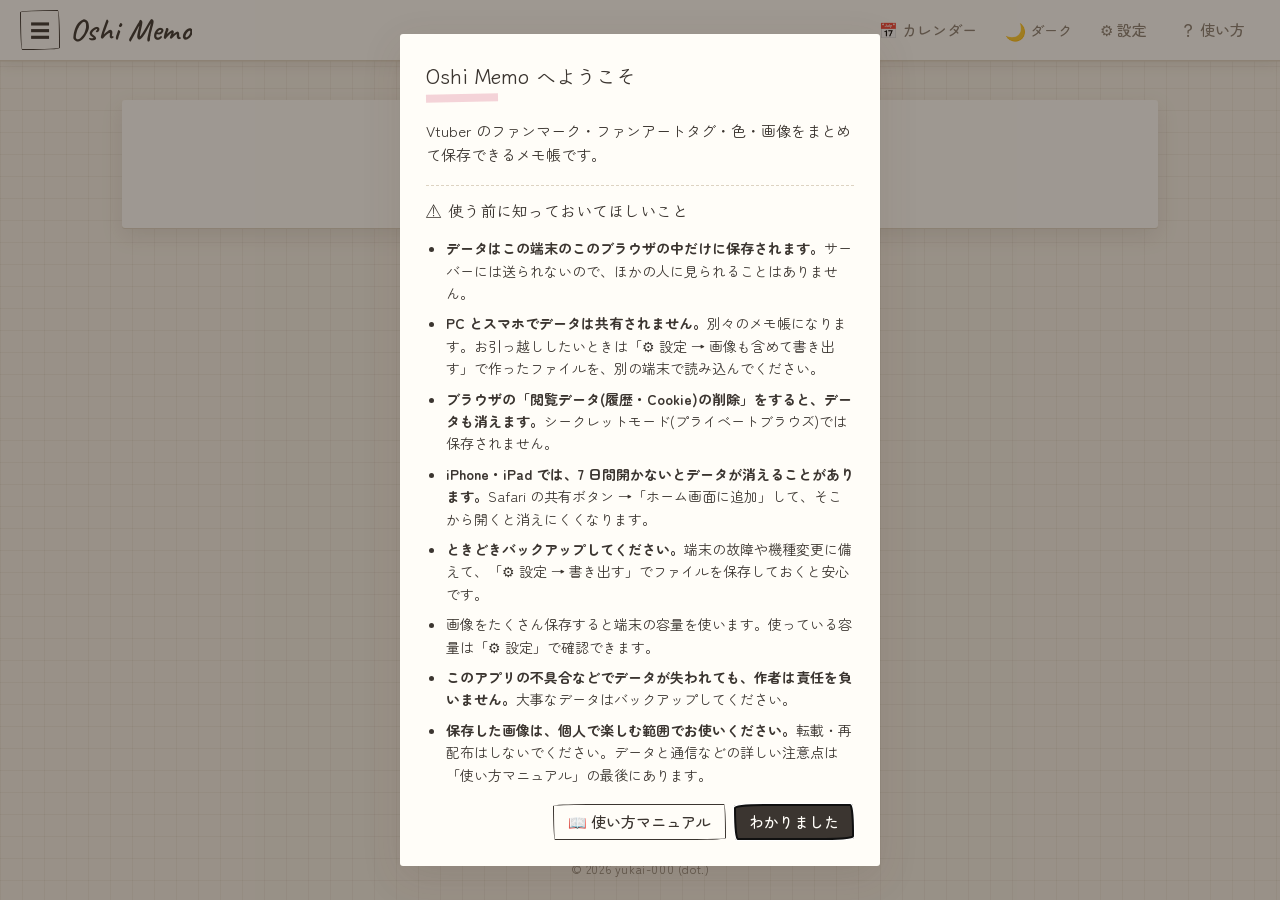
<file: index.html>
<!doctype html>
<html lang="ja">
<head>
  <meta charset="utf-8">
  <meta name="viewport" content="width=device-width, initial-scale=1">
  <meta name="theme-color" content="#f5f0e6">
  <meta name="description" content="Vtuber のファンマーク・ファンアートタグ・画像をまとめて保存できるメモ帳。データはあなたの端末の中だけに保存されます。">
  <title>Oshi Memo</title>
  <!-- タブのアイコンとスマホのホーム画面用アイコン -->
  <link rel="icon" href="favicon.ico" sizes="32x32">
  <link rel="icon" href="icon-192.png" type="image/png" sizes="192x192">
  <link rel="apple-touch-icon" href="apple-touch-icon.png">
  <link rel="manifest" href="manifest.webmanifest">
  <meta name="apple-mobile-web-app-title" content="Oshi Memo">
  <!-- フォント: Klee One (手書き風) と Zen Maru Gothic (丸ゴシック) -->
  <link rel="preconnect" href="https://fonts.googleapis.com">
  <link rel="preconnect" href="https://fonts.gstatic.com" crossorigin>
  <link rel="stylesheet" href="https://fonts.googleapis.com/css2?family=Caveat:wght@600&family=Klee+One:wght@400;600&family=Zen+Maru+Gothic:wght@400;500;700&display=swap">
  <!-- 画面の明るさ (☀/🌙) を最初に決める -->
  <script src="theme.js?v=20261019-1"></script>
  <!-- ?v=… は「バージョン番号」。アプリを更新したら数字を変えると、
       スマホなどに残っている古いファイルではなく、新しいファイルが必ず読み込まれる -->
  <link rel="stylesheet" href="style.css?v=20261021-3">
</head>
<body>
  <!-- 読み込み中の表示 -->
  <p id="loading" class="loading">読み込み中…</p>

  <!-- 上のバー: 左に ☰ とタイトル、右に登録項目の編集とログイン情報 -->
  <header class="topbar" id="topbar" hidden>
    <button id="btn-menu" class="icon-btn" title="推しの一覧" aria-label="推しの一覧">☰</button>
    <h1 class="app-title">Oshi Memo</h1>
    <div class="topbar-right">
      <button id="btn-cal" class="ghost" title="カレンダー (誕生日・記念日・予定)">📅<span class="wide-only"> カレンダー</span></button>
      <button id="btn-theme" class="ghost" title="画面の明るさ">🌙</button>
      <button id="btn-fields" class="ghost" title="登録項目の編集・設定">⚙ 設定</button>
      <button id="btn-help" class="ghost" title="使い方・注意点">？<span class="wide-only"> 使い方</span></button>
    </div>
  </header>

  <!-- ☰ を押すと左から出てくる Vtuber の一覧 -->
  <div id="drawer-backdrop" hidden></div>
  <aside class="drawer" id="drawer" aria-label="推しの一覧">
    <div class="drawer-head">
      <h2>推しリスト</h2>
      <button id="btn-close-menu" class="icon-btn" title="閉じる" aria-label="閉じる">✕</button>
    </div>
    <input id="search" type="search" placeholder="さがす… (名前・ふりがな・事務所など)">
    <!-- 推しリストの並び: あいうえお順 / 事務所ごと (押すと切り替え) -->
    <button type="button" id="btn-group" class="ghost list-group-btn" hidden>並び: あいうえお順 ▾</button>
    <button id="btn-add-vtuber" class="primary">＋ 推しを追加</button>
    <ul id="vtuber-list"></ul>
  </aside>

  <!-- 右側: 選んだ Vtuber の詳細 -->
  <main id="detail" hidden></main>

  <!-- 作者の表示 -->
  <footer class="credit">© 2026 yukai-000 (dot.)</footer>

  <!-- Vtuber の追加・編集用ダイアログ -->
  <dialog id="dlg-vtuber">
    <form method="dialog">
      <h2 id="dlg-vtuber-title" tabindex="-1" autofocus>推しを追加</h2>
      <div id="vtuber-inputs"></div>
      <div class="dlg-buttons">
        <button value="cancel" formnovalidate>キャンセル</button>
        <button value="ok" class="primary">保存</button>
      </div>
    </form>
  </dialog>

  <!-- はじめに・注意点 -->
  <dialog id="dlg-help">
    <form method="dialog">
      <h2>Oshi Memo へようこそ</h2>
      <p>Vtuber のファンマーク・ファンアートタグ・色・画像をまとめて保存できるメモ帳です。</p>
      <h3>⚠ 使う前に知っておいてほしいこと</h3>
      <ul class="help-list">
        <li><b>データはこの端末のこのブラウザの中だけに保存されます。</b>サーバーには送られないので、ほかの人に見られることはありません。</li>
        <li><b>PC とスマホでデータは共有されません。</b>別々のメモ帳になります。お引っ越ししたいときは「⚙ 設定 → 画像も含めて書き出す」で作ったファイルを、別の端末で読み込んでください。</li>
        <li><b>ブラウザの「閲覧データ(履歴・Cookie)の削除」をすると、データも消えます。</b>シークレットモード(プライベートブラウズ)では保存されません。</li>
        <li><b>iPhone・iPad では、7 日間開かないとデータが消えることがあります。</b>Safari の共有ボタン →「ホーム画面に追加」して、そこから開くと消えにくくなります。</li>
        <li><b>ときどきバックアップしてください。</b>端末の故障や機種変更に備えて、「⚙ 設定 → 書き出す」でファイルを保存しておくと安心です。</li>
        <li>画像をたくさん保存すると端末の容量を使います。使っている容量は「⚙ 設定」で確認できます。</li>
        <li><b>このアプリの不具合などでデータが失われても、作者は責任を負いません。</b>大事なデータはバックアップしてください。</li>
        <!-- 画像の扱い (詳しい注意点はマニュアルの最後) -->
        <li><b>保存した画像は、個人で楽しむ範囲でお使いください。</b>転載・再配布はしないでください。データと通信などの詳しい注意点は「使い方マニュアル」の最後にあります。</li>
      </ul>
      <div class="dlg-buttons">
        <a class="button" href="manual.html">📖 使い方マニュアル</a>
        <button value="ok" class="primary" autofocus>わかりました</button>
      </div>
    </form>
  </dialog>

  <!-- アップデート後に 1 回だけ出す「お知らせ」 -->
  <dialog id="dlg-news">
    <form method="dialog">
      <h2>🆕 お知らせ</h2>
      <div id="news-body"></div>
      <div class="dlg-buttons">
        <button value="ok" class="primary" autofocus>わかりました</button>
      </div>
    </form>
  </dialog>

  <!-- 「𝕏 で投稿」でテンプレートを選ぶ画面 (テンプレートが 2 つ以上のとき) -->
  <dialog id="dlg-tpl">
    <form method="dialog">
      <h2>どのテンプレートで投稿しますか？</h2>
      <div id="tpl-pick"></div>
      <div class="dlg-buttons">
        <button value="cancel">やめる</button>
      </div>
    </form>
  </dialog>

  <!-- カレンダーの予定の追加・編集 (中身は app.js の openEventDialog で入れる) -->
  <dialog id="dlg-event">
    <form method="dialog">
      <h2 id="event-title" tabindex="-1" autofocus>予定を追加</h2>
      <p class="hint ev-req-hint"><span class="req">＊</span> は必ず入れる項目です</p>
      <div class="ev-form">
        <label>推し<span class="req" aria-hidden="true">＊</span><select id="ev-vtuber" required></select></label>
        <label>タイトル<span class="req" aria-hidden="true">＊</span><input id="ev-title" type="text" maxlength="100" required pattern=".*\S.*" placeholder="例: 誕生日配信" autocomplete="off"></label>
        <label class="countdown-check ev-allday"><input type="checkbox" id="ev-allday"> 終日</label>
        <div class="ev-label">開始<span class="req" aria-hidden="true">＊</span>
          <span class="ev-dt"><input id="ev-date" type="date" required aria-label="開始日"><input id="ev-time" class="ev-time-input" type="time" aria-label="開始時刻"></span>
        </div>
        <div class="ev-label">終了
          <span class="ev-dt"><input id="ev-end-date" type="date" aria-label="終了日"><input id="ev-end-time" class="ev-time-input" type="time" aria-label="終了時刻"></span>
        </div>
        <label>リンク<input id="ev-url" type="url" maxlength="2000" placeholder="https://… (待機所・販売ページなど)" autocomplete="off" spellcheck="false"></label>
        <label>メモ<textarea id="ev-memo" rows="2" maxlength="1000"></textarea></label>
      </div>
      <div class="dlg-buttons">
        <button type="button" id="ev-delete" class="danger" hidden>削除</button>
        <button value="cancel" formnovalidate>キャンセル</button>
        <button value="ok" class="primary">保存</button>
      </div>
    </form>
  </dialog>

  <!-- 記録 (イラスト・小説などの投稿) の追加・編集 -->
  <dialog id="dlg-drawing">
    <form method="dialog">
      <h2 id="drawing-title" tabindex="-1" autofocus>記録を追加</h2>
      <p class="hint">イラストや小説などを投稿した日を記録できます。<span class="req">＊</span> は必ず入れる項目です</p>
      <div class="ev-form">
        <!-- 推しの選択: カレンダーから追加するときだけ出す -->
        <label id="dr-vtuber-row" hidden>推し<span class="req" aria-hidden="true">＊</span><select id="dr-vtuber"></select></label>
        <label>投稿日<span class="req" aria-hidden="true">＊</span><input id="dr-date" type="date" required></label>
        <label>リンク<input id="dr-url" type="url" maxlength="2000" placeholder="Xの投稿リンクなど" autocomplete="off" spellcheck="false"></label>
        <!-- 画像 (1 枚。推しのページの「記録」フォルダにも入る) -->
        <div class="dr-image">
          <span class="dr-image-label">画像</span>
          <img id="dr-preview" alt="" hidden>
          <div class="dr-image-btns">
            <button type="button" id="dr-image-pick">画像を選ぶ</button>
            <button type="button" id="dr-image-clear" hidden>画像を外す</button>
            <input id="dr-file" type="file" accept="image/*" hidden>
          </div>
          <p class="hint">推しのページの「記録」フォルダにも入ります</p>
        </div>
        <label>メモ<input id="dr-memo" type="text" maxlength="200" placeholder="例: 誕生日のお祝いイラスト" autocomplete="off"></label>
      </div>
      <div class="dlg-buttons">
        <button type="button" id="dr-delete" class="danger" hidden>削除</button>
        <button value="cancel" formnovalidate>キャンセル</button>
        <button value="ok" class="primary">保存</button>
      </div>
    </form>
  </dialog>

  <!-- 画像を追加 (画像を選ぶ + リンク) -->
  <dialog id="dlg-upload">
    <form method="dialog">
      <h2 tabindex="-1" autofocus>画像を追加</h2>
      <p class="hint"><span class="req">＊</span> は必ず入れる項目です</p>
      <div class="ev-form">
        <div class="dr-image">
          <span class="dr-image-label">画像<span class="req" aria-hidden="true">＊</span></span>
          <div id="up-previews" class="up-previews"></div>
          <div class="dr-image-btns">
            <button type="button" id="up-pick">画像を選ぶ</button>
            <span id="up-count" class="hint"></span>
            <input id="up-file" type="file" accept="image/*" multiple hidden>
          </div>
          <p class="hint">何枚でもまとめて選べます</p>
        </div>
        <label>リンク<input id="up-url" type="url" maxlength="2000" placeholder="Xの投稿リンクなど" autocomplete="off" spellcheck="false"></label>
        <p class="hint up-url-hint">リンクは選んだ画像すべてに付きます。あとから画像を開いて変えることもできます</p>
      </div>
      <div class="dlg-buttons">
        <button value="cancel" formnovalidate>キャンセル</button>
        <button value="ok" id="up-ok" class="primary">追加</button>
      </div>
    </form>
  </dialog>

  <!-- 確認・入力のポップアップ (ブラウザの確認画面の代わり。中身は app.js の askDialog で入れる) -->
  <dialog id="dlg-ask">
    <form method="dialog">
      <h2 id="ask-title"></h2>
      <label id="ask-field" hidden><span id="ask-label"></span><input id="ask-input" type="text" maxlength="40" autocomplete="off"></label>
      <div id="ask-body" class="hint"></div>
      <div class="dlg-buttons">
        <button value="cancel" id="ask-cancel" formnovalidate>やめる</button>
        <button value="ok" id="ask-ok" class="primary">OK</button>
      </div>
    </form>
  </dialog>

  <!-- 登録項目の編集用ダイアログ -->
  <dialog id="dlg-fields">
    <form method="dialog">
      <h2 id="dlg-fields-title" tabindex="-1" autofocus>項目・設定</h2>
      <p class="hint">項目名を書き換えると名前変更、✕ で削除、↑↓ で並べ替えできます。</p>
      <h3>文字の項目</h3>
      <p class="hint">一番上の項目が一覧に表示される「見出し」になります。</p>
      <ul id="field-rows"></ul>
      <button type="button" id="btn-add-field">＋ 項目を追加</button>
      <h3>色の項目</h3>
      <p class="hint">髪の色・目の色など。1 つの項目に何色でも登録できます。</p>
      <ul id="color-field-rows"></ul>
      <button type="button" id="btn-add-color-field">＋ 色の項目を追加</button>
      <h3>日付の項目</h3>
      <p class="hint">デビュー日・推し始めた日など。年は入れなくても登録できます。記念日の当日は画面の上にお知らせが出ます。</p>
      <ul id="date-field-rows"></ul>
      <button type="button" id="btn-add-date-field">＋ 日付の項目を追加</button>
      <h3>投稿テンプレート</h3>
      <p class="hint">「𝕏 で投稿」を押したときの文章です。<br>
        <b>{項目名}</b> の部分に登録した内容が入ります。<br>
        テンプレートが2 つ以上あるときは投稿するときに選択できます。<br>
        例: {名前}さんのファンアートを描きました！ {ファンアート}</p>
      <div id="tpl-rows"></div>
      <button type="button" id="btn-add-tpl">＋ テンプレートを追加</button>
      <h3>バックアップ</h3>
      <p class="hint">データはこの端末の中だけにあります。ときどき書き出して、PC やクラウドに保存しておくと安心です。<br>
        「画像も含めて」のファイルを別の端末で読み込めば、データのお引っ越しもできます。<br>
        読み込むと、同じ推しのデータは書き出したときの内容に戻ります。</p>
      <div class="backup-buttons">
        <button type="button" id="btn-export-zip" class="primary">画像も含めて書き出す (.zip)</button>
        <button type="button" id="btn-export">文字だけ書き出す (.json)</button>
        <button type="button" id="btn-import">読み込む</button>
        <input id="import-input" type="file" accept=".json,.zip,application/json,application/zip" hidden>
      </div>
      <h3>保存について</h3>
      <ul id="storage-info" class="storage-info"></ul>
      <!-- アンケート (Google フォームが新しいタブで開く。アプリからは何も送らない) -->
      <h3>📝 アンケート</h3>
      <p class="hint">欲しい機能やご感想がありましたらアンケートで教えてください！</p>
      <a class="button survey-link" href="https://docs.google.com/forms/d/e/1FAIpQLScJXMCPVsNgH9drS59YdXzpttkXdBZdSeXhdCn52GSx3sejpA/viewform" target="_blank" rel="noopener noreferrer">アンケートに答える ↗</a>
      <div class="dlg-buttons">
        <button value="cancel" formnovalidate>キャンセル</button>
        <button value="ok" class="primary">保存</button>
      </div>
    </form>
  </dialog>

  <!-- 画像の拡大表示 (反転・白黒・ズーム・スポイト・ひとことメモ) -->
  <div id="lightbox" hidden>
    <div id="lb-stage" class="lb-stage">
      <img id="lightbox-img" alt="" draggable="false">
    </div>
    <!-- スポイトで拾った色 -->
    <div id="lb-pick" class="lb-pick" hidden>
      <span id="lb-pick-color" class="lb-pick-color"></span>
      <span id="lb-pick-hex" class="lb-pick-hex"></span>
      <button id="lb-pick-copy">コピー</button>
      <select id="lb-pick-field" aria-label="登録する色の項目"></select>
      <button id="lb-pick-add" class="primary">に登録</button>
    </div>
    <input id="lb-memo" class="lb-memo" type="text" placeholder="ひとことメモ (例: 前髪の分け目) … Enter で保存">
    <!-- リンク (入れると「🔗 開く」が出る) -->
    <div class="lb-link">
      <input id="lb-url" class="lb-memo" type="url" maxlength="2000" placeholder="リンク (Xの投稿リンクなど) … Enter で保存" autocomplete="off" spellcheck="false">
      <a id="lb-url-open" class="button" target="_blank" rel="noopener noreferrer" hidden>🔗 開く</a>
    </div>
    <div class="lightbox-tools">
      <button id="lb-flip" title="左右反転">⇆ 反転</button>
      <button id="lb-gray" title="白黒表示 (明るさの確認)">◐ 白黒</button>
      <button id="lb-picker" title="スポイト (色を拾う)">💧 スポイト</button>
      <span class="lb-zoom">
        <button id="lb-zoom-out" title="縮小">−</button>
        <button id="lb-zoom-label" title="押すと等倍に戻す">100%</button>
        <button id="lb-zoom-in" title="拡大">＋</button>
      </span>
      <a id="lightbox-download" class="button" download>保存</a>
      <button id="lightbox-close">閉じる</button>
    </div>
  </div>

  <!-- 「コピーしました」などの通知 -->
  <div id="toast" hidden></div>

  <!-- type="module" にすると import が使える -->
  <!-- zip の書き出し・読み込み用ライブラリ (JSZip, MIT ライセンス) -->
  <script src="lib/jszip.min.js"></script>
  <script type="module" src="app.js?v=20261021-3"></script>
</body>
</html>
</file>
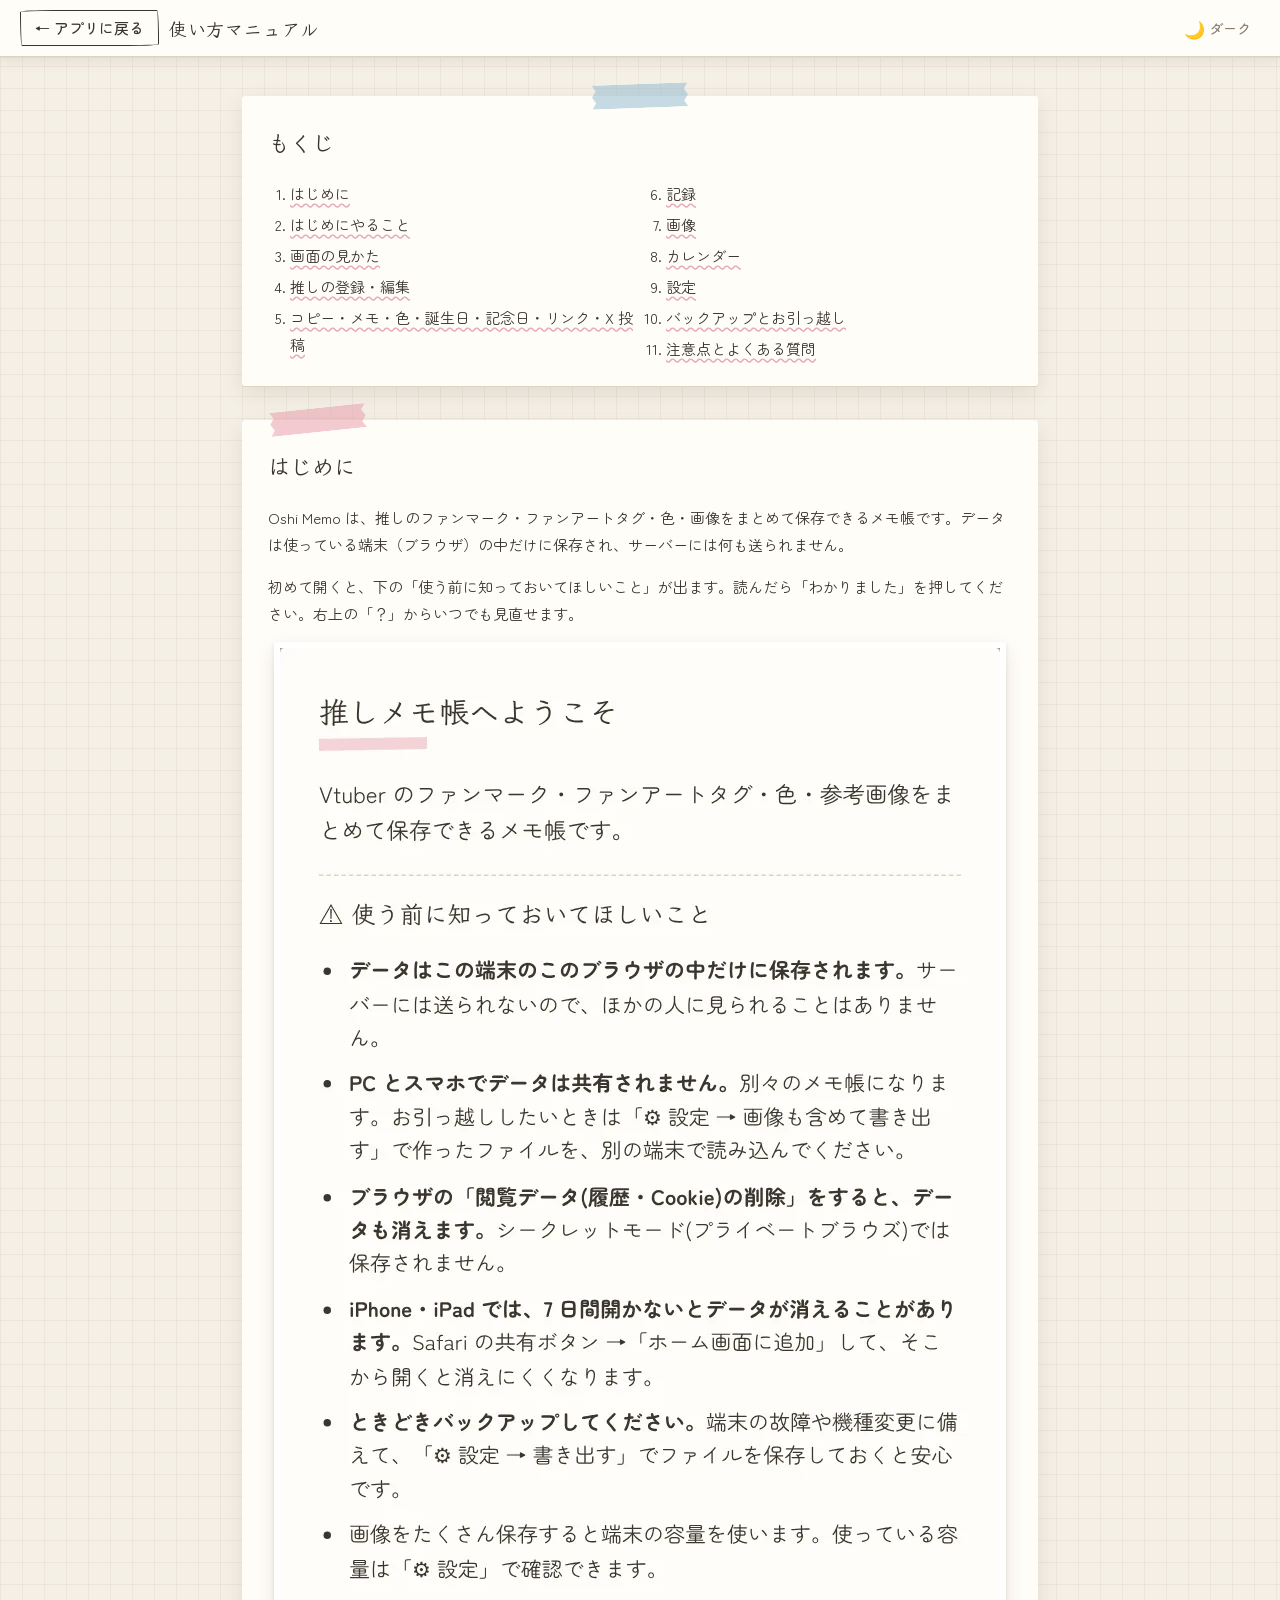
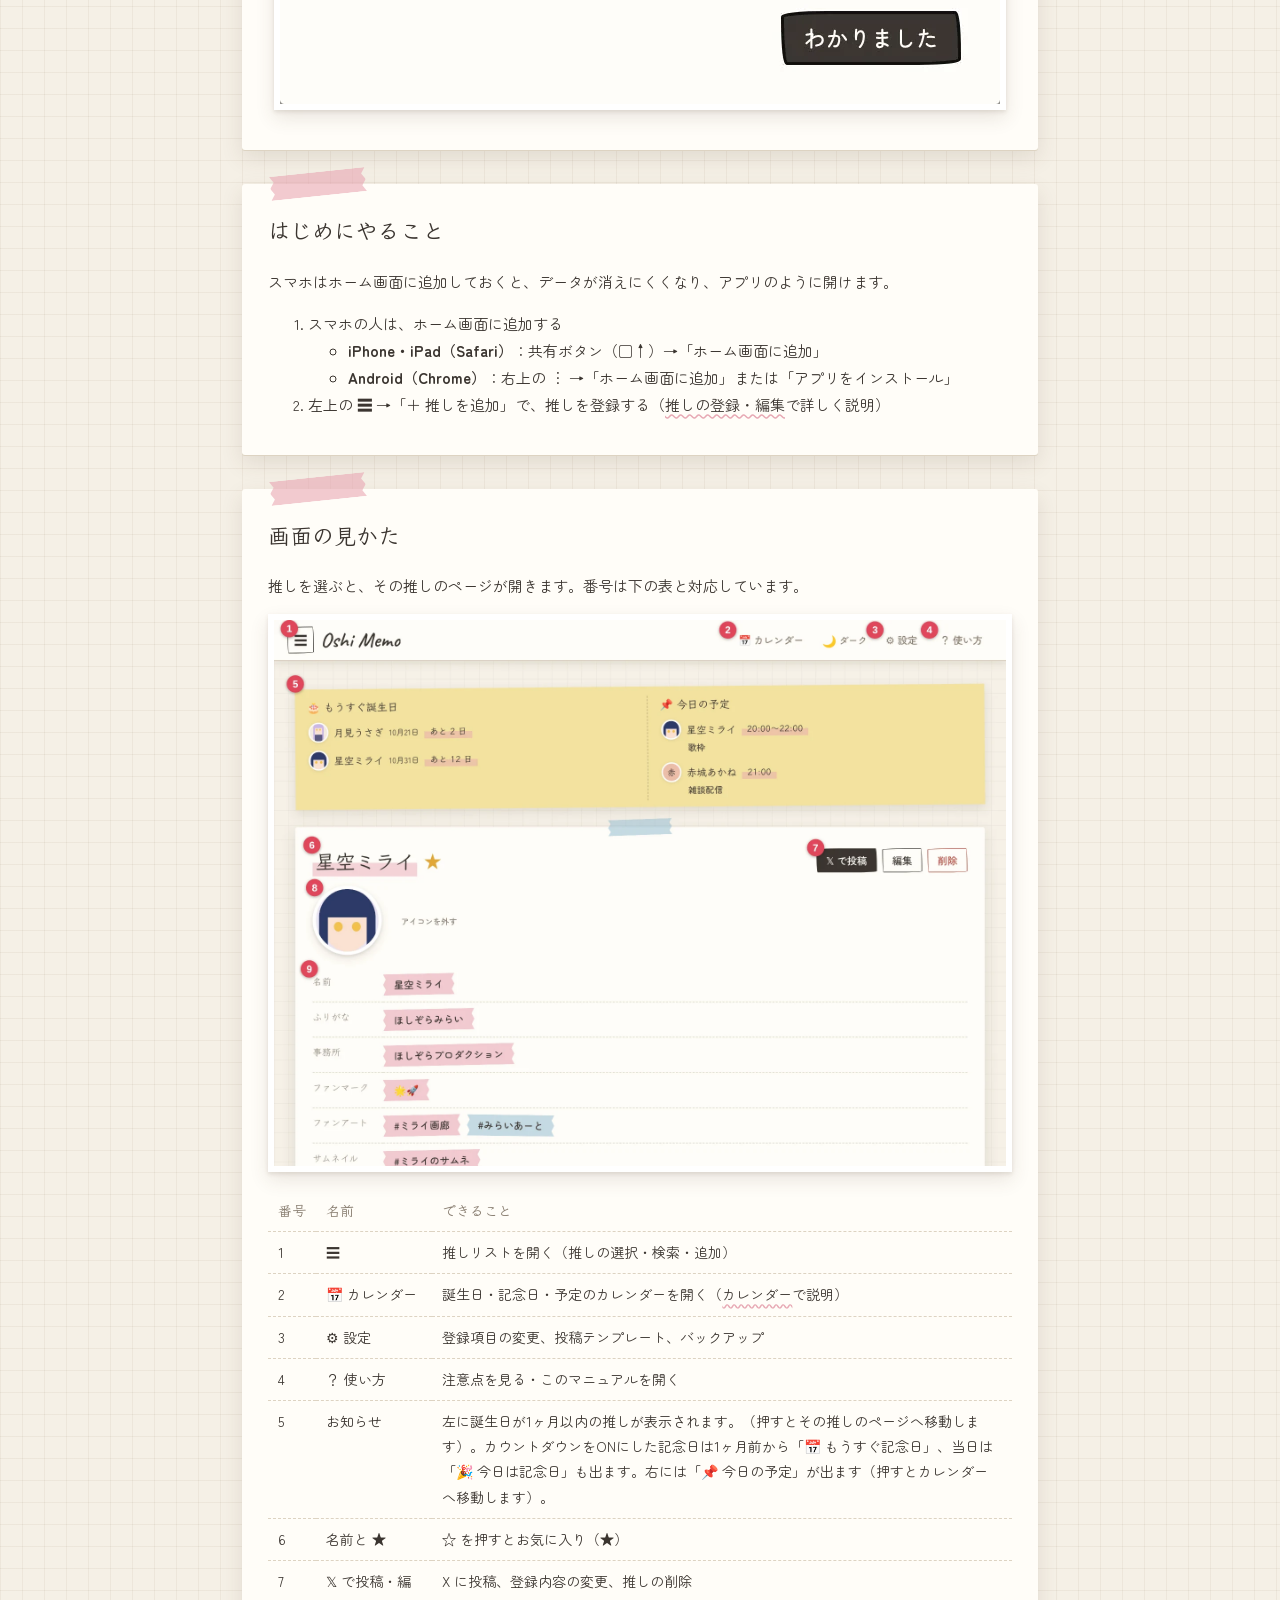
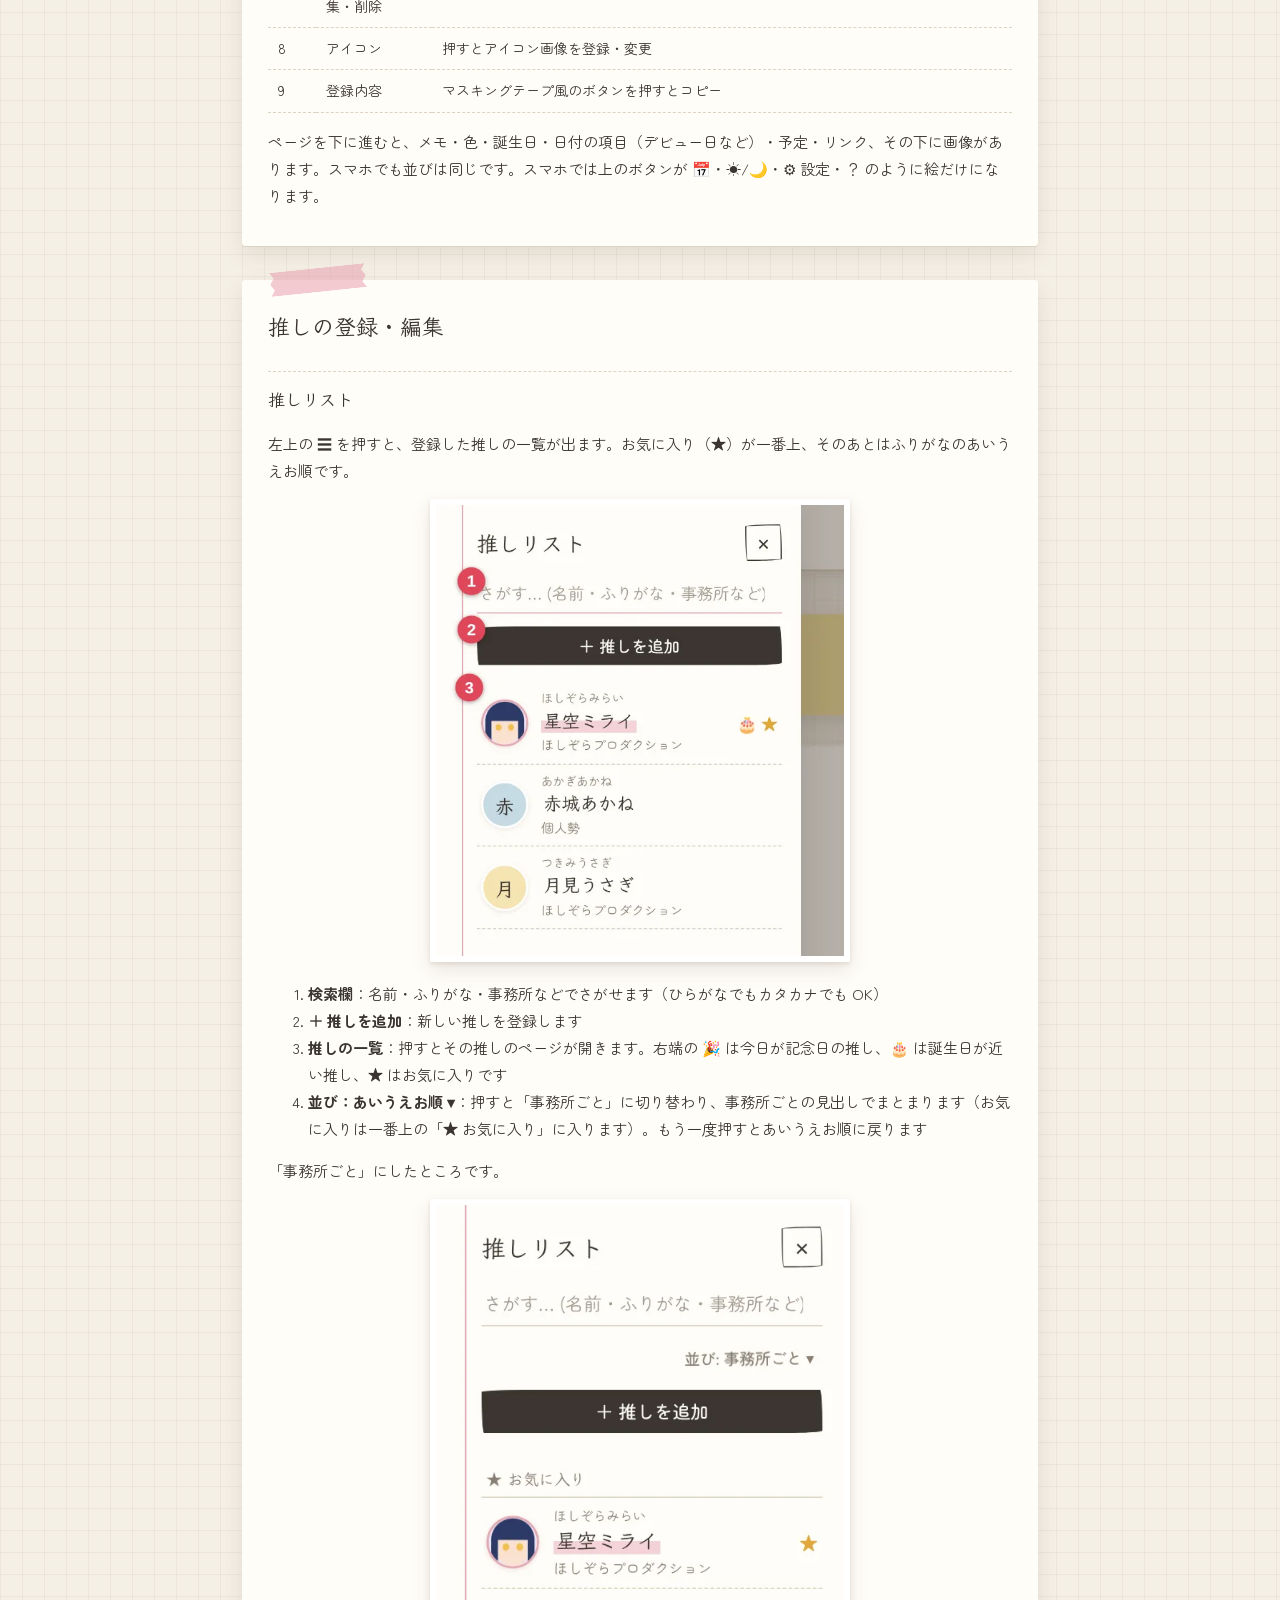
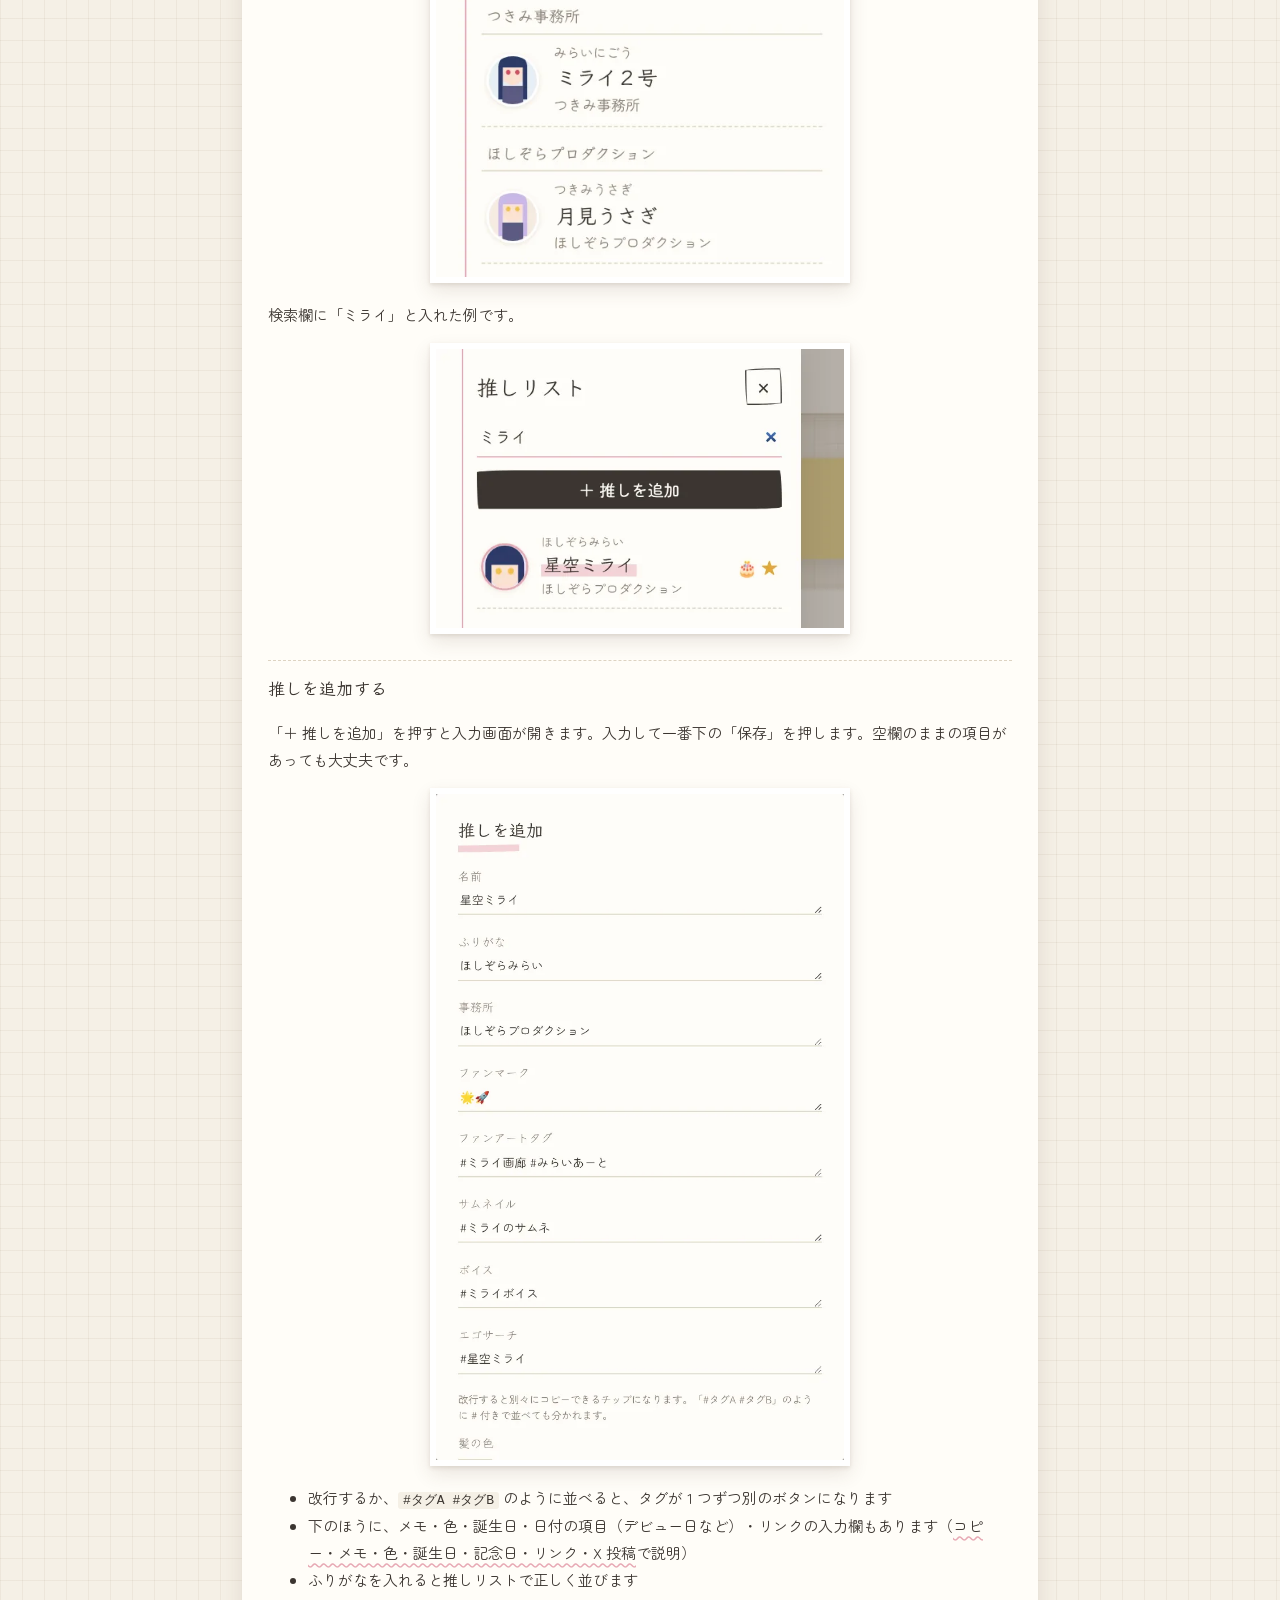
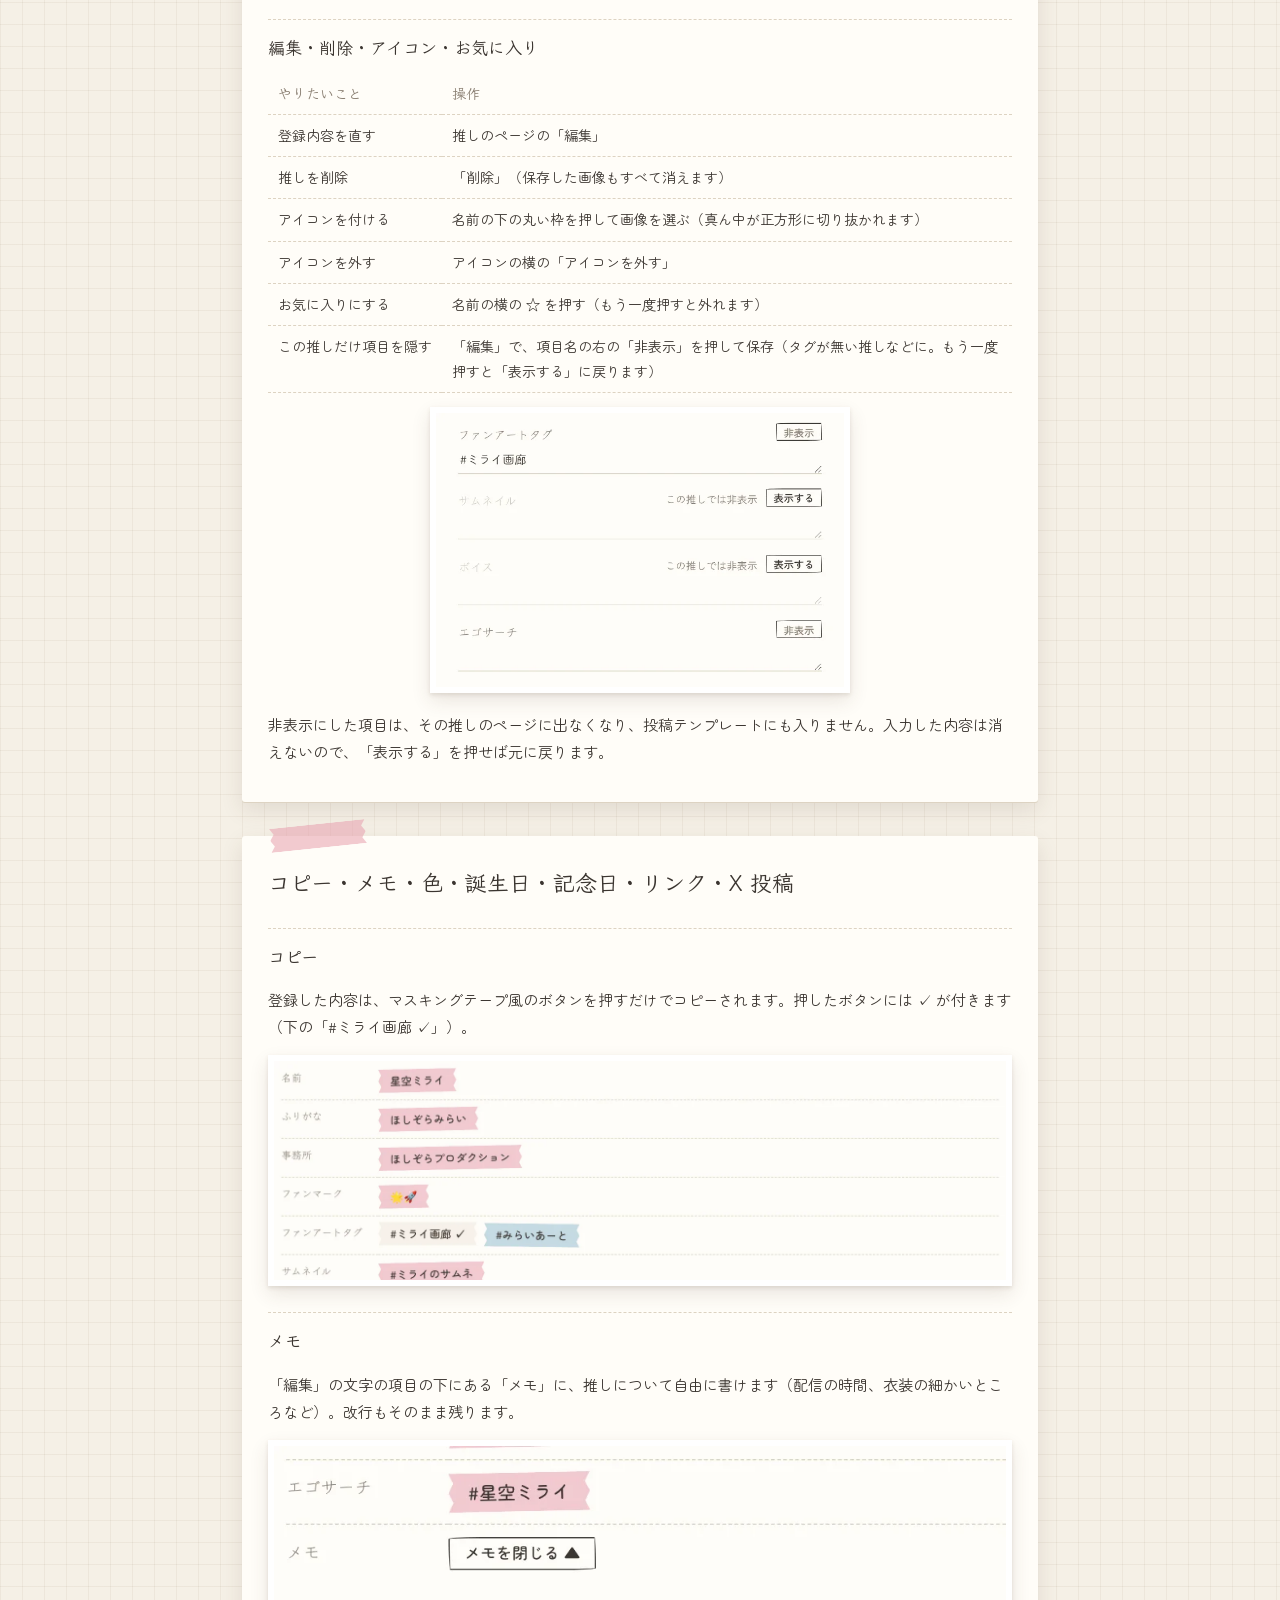
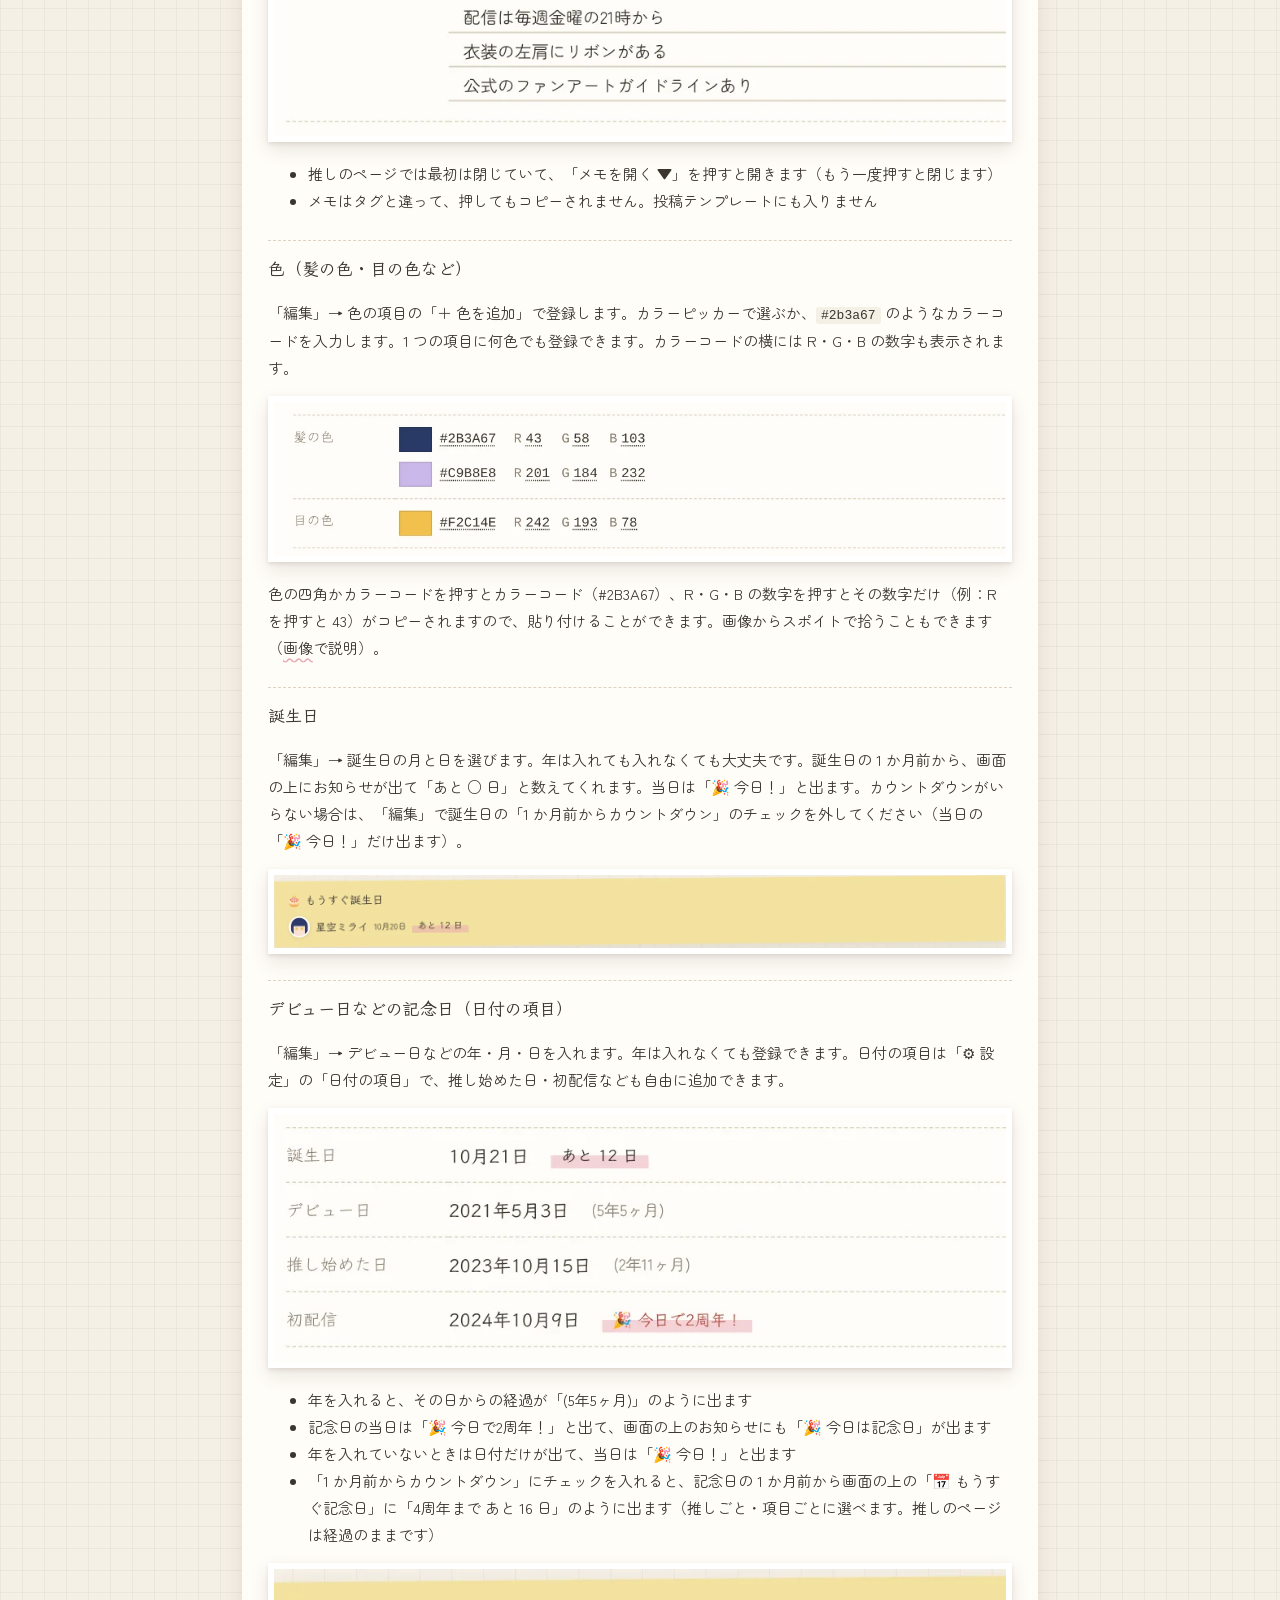
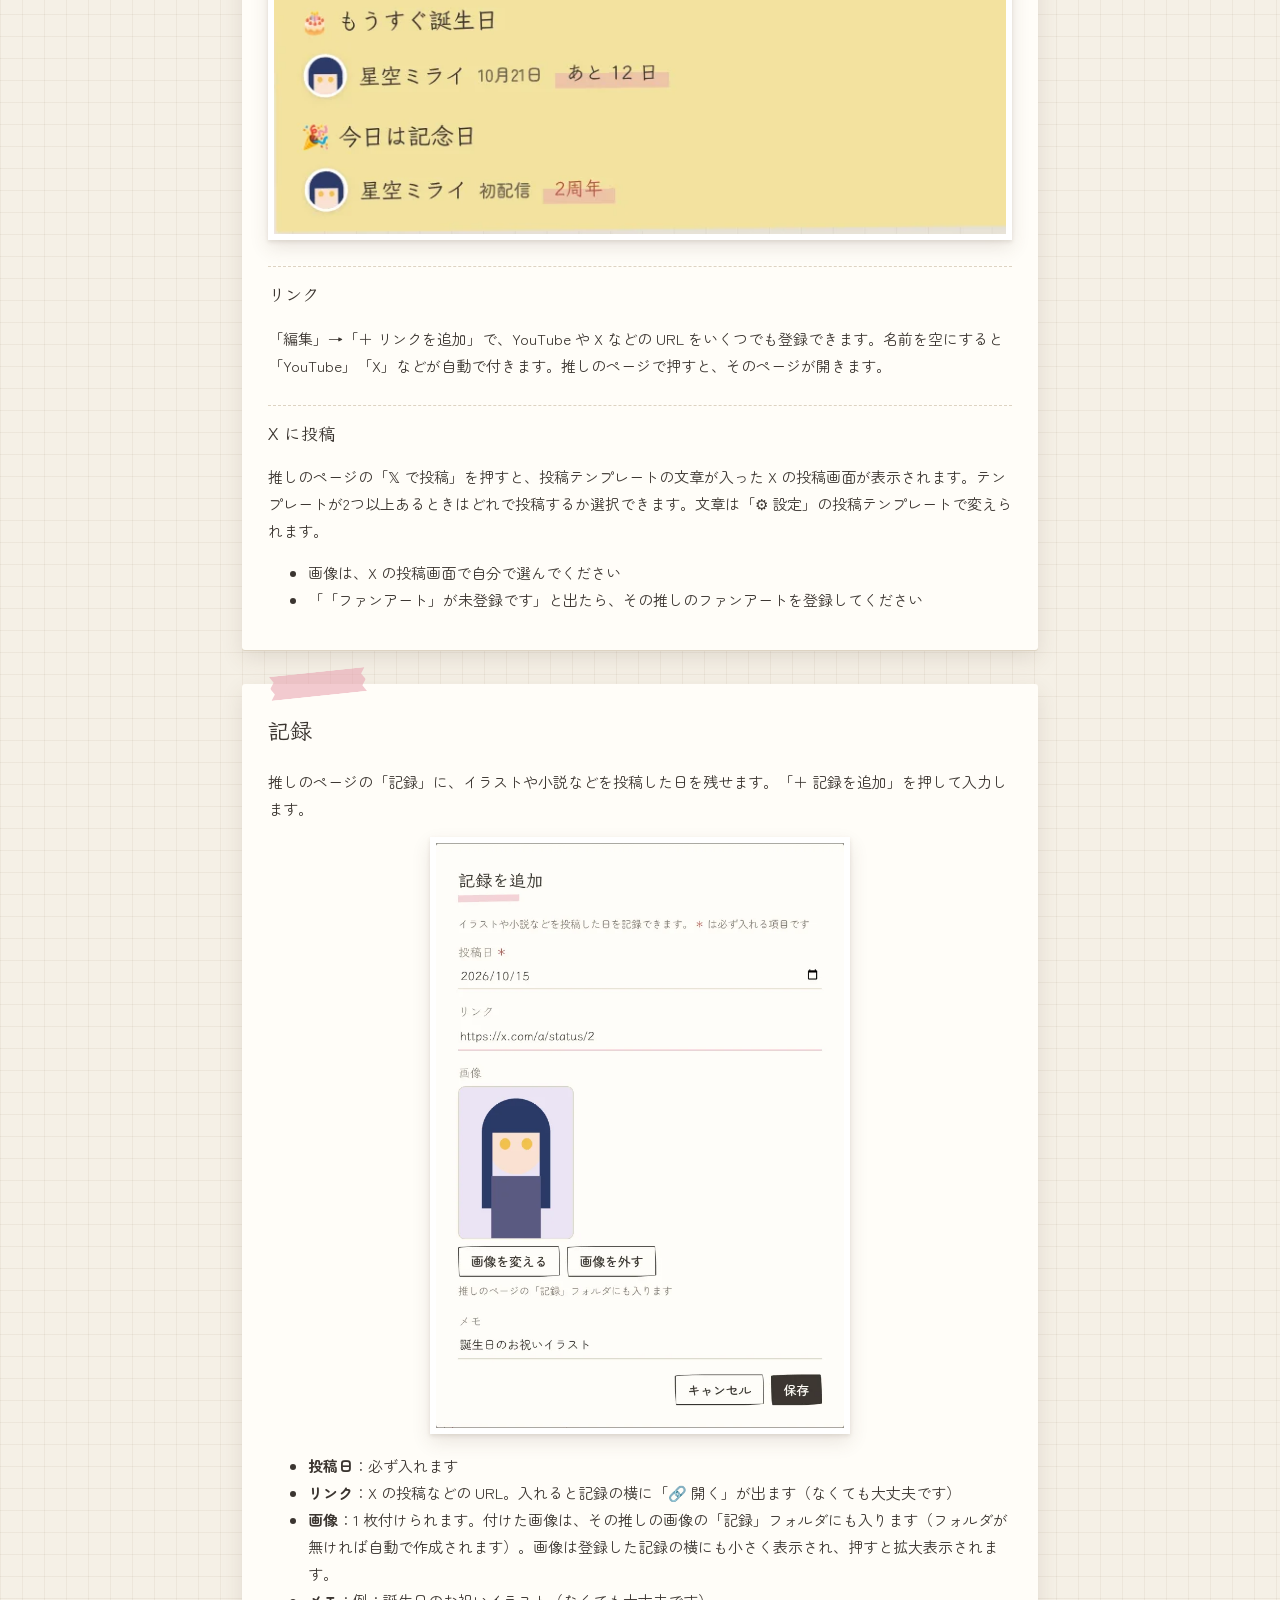
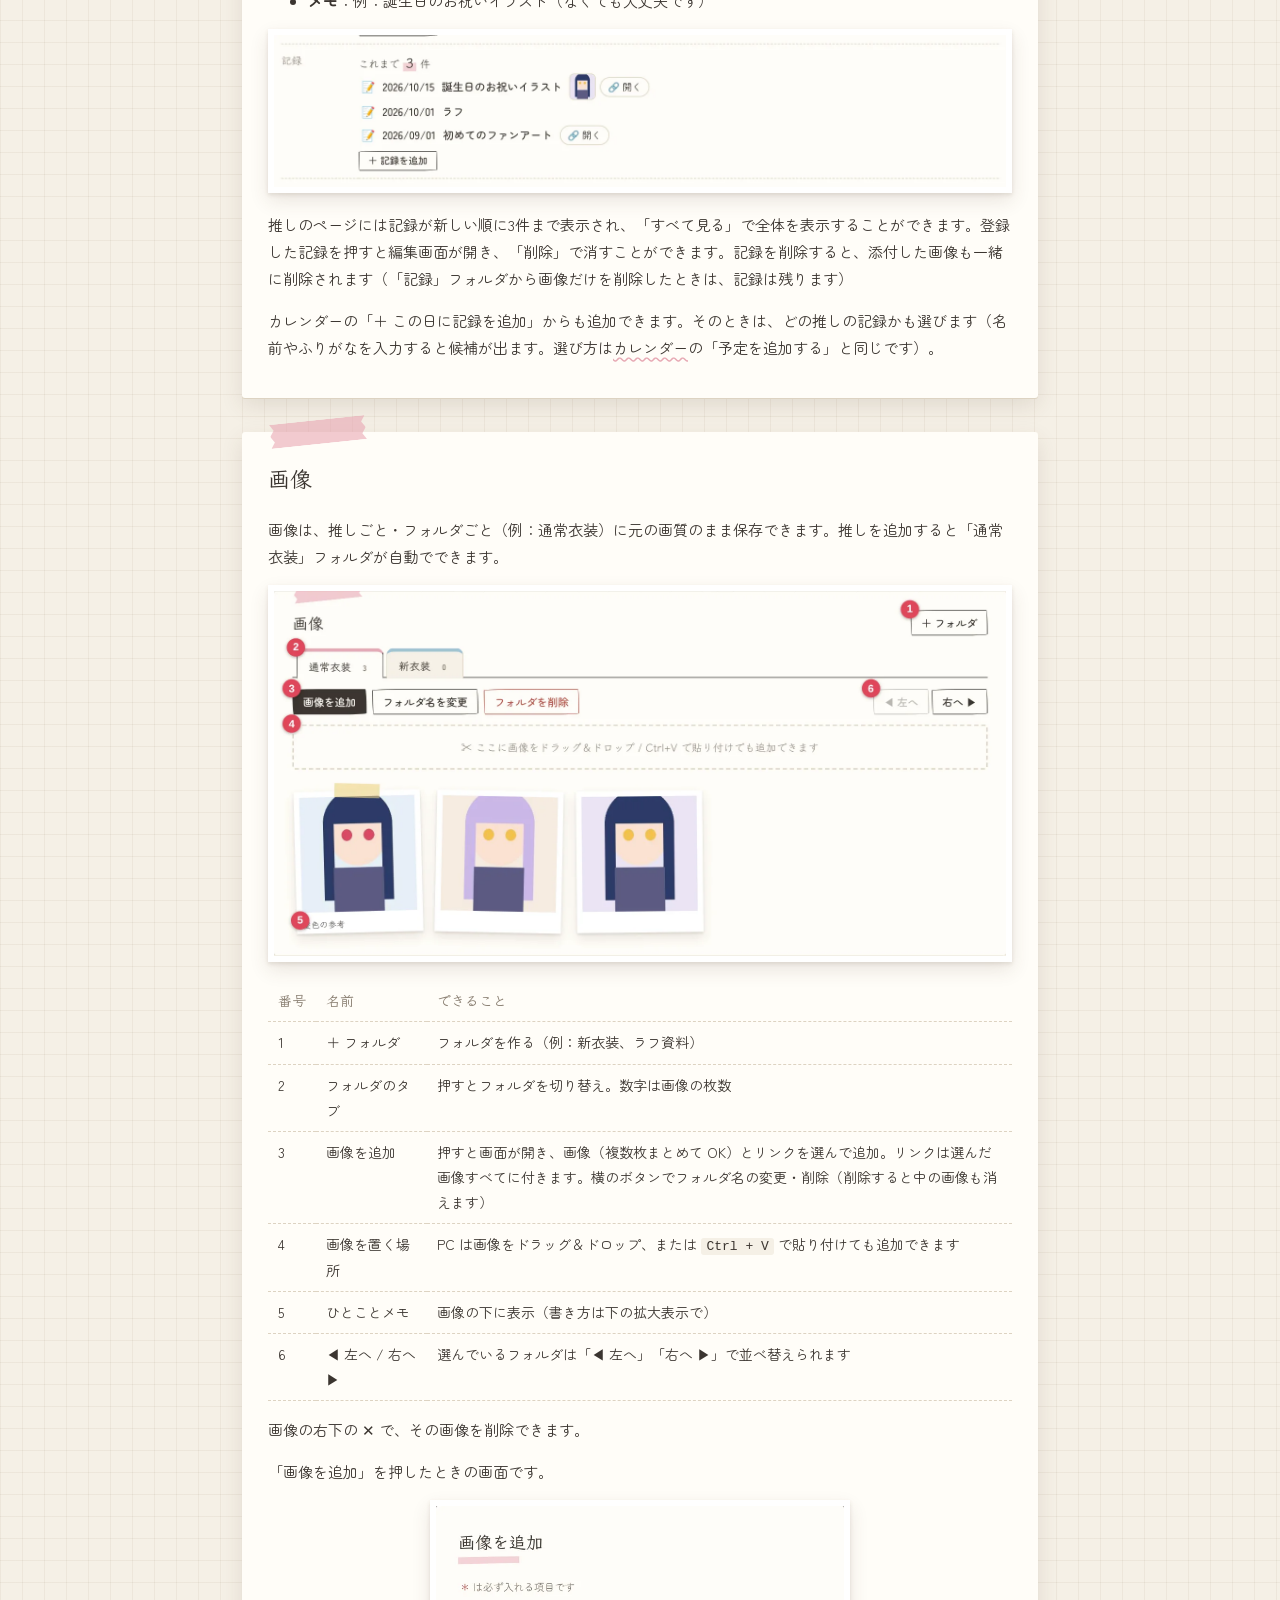
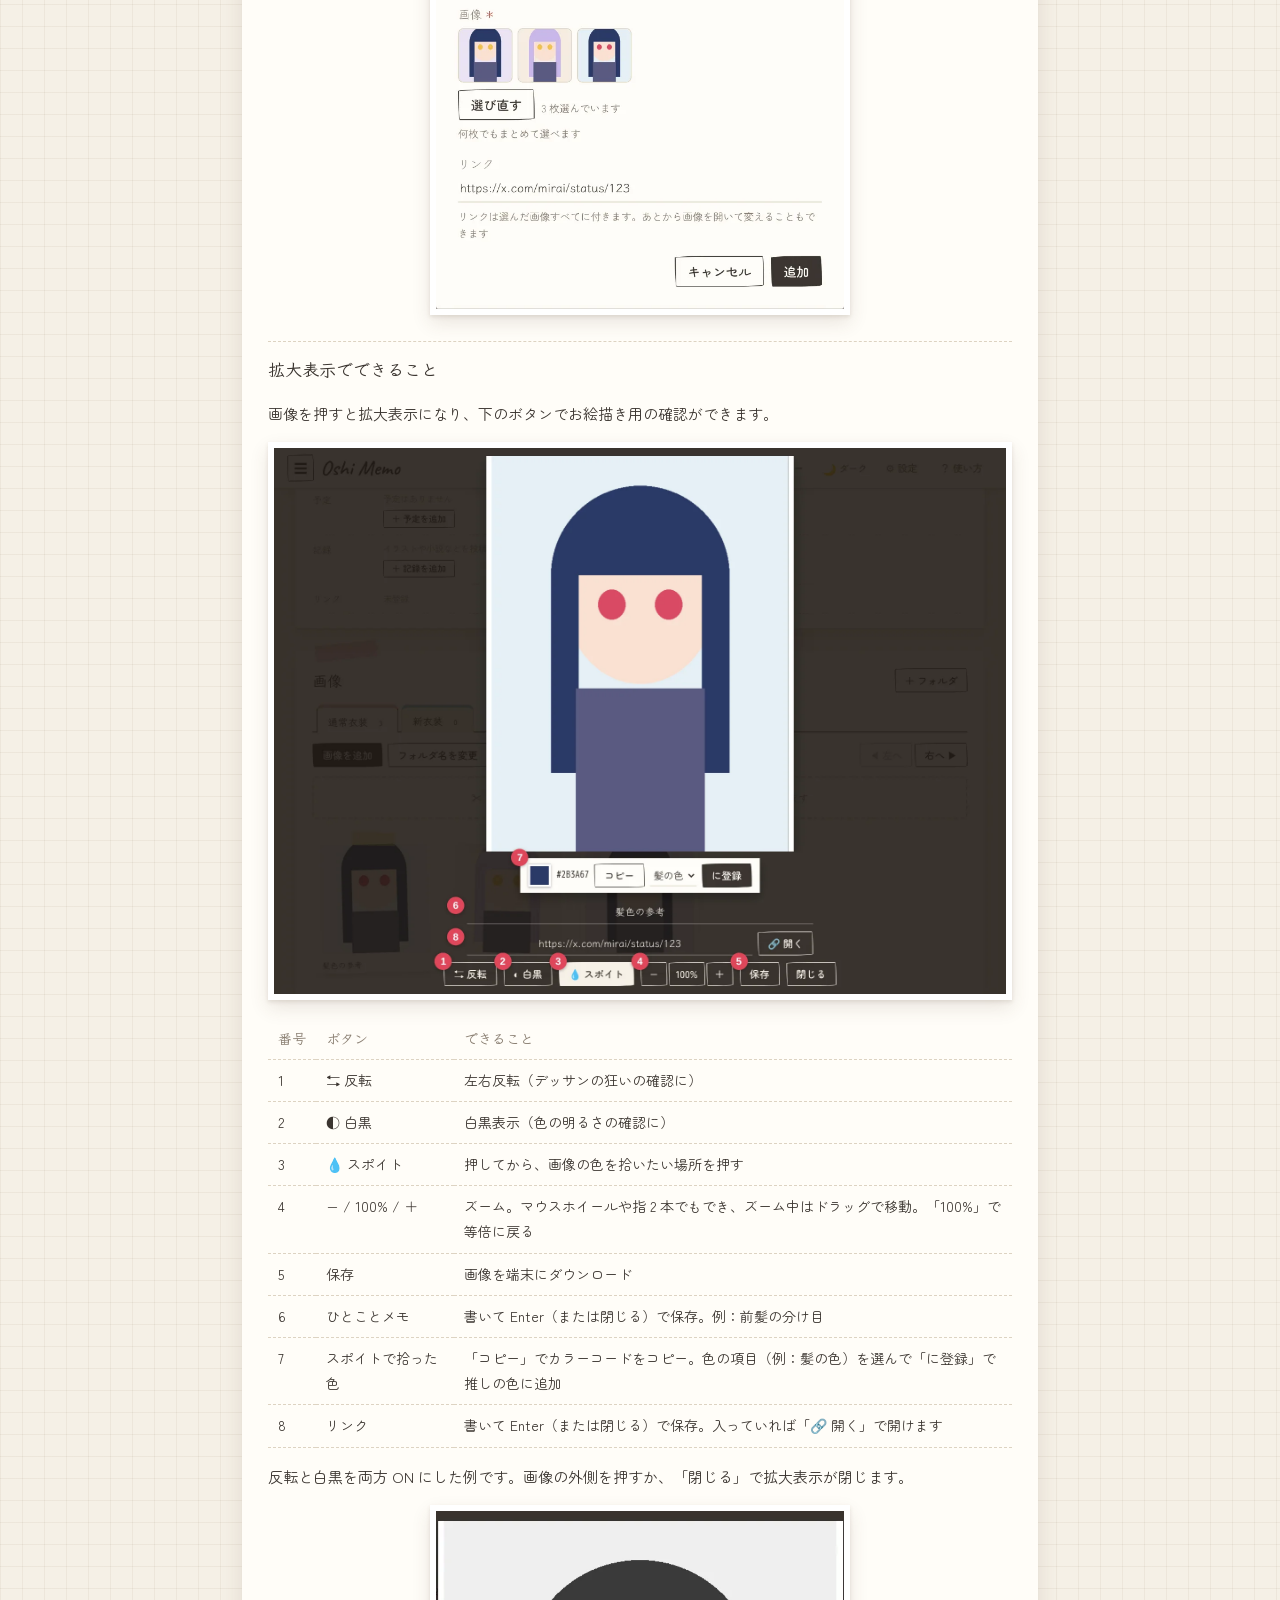
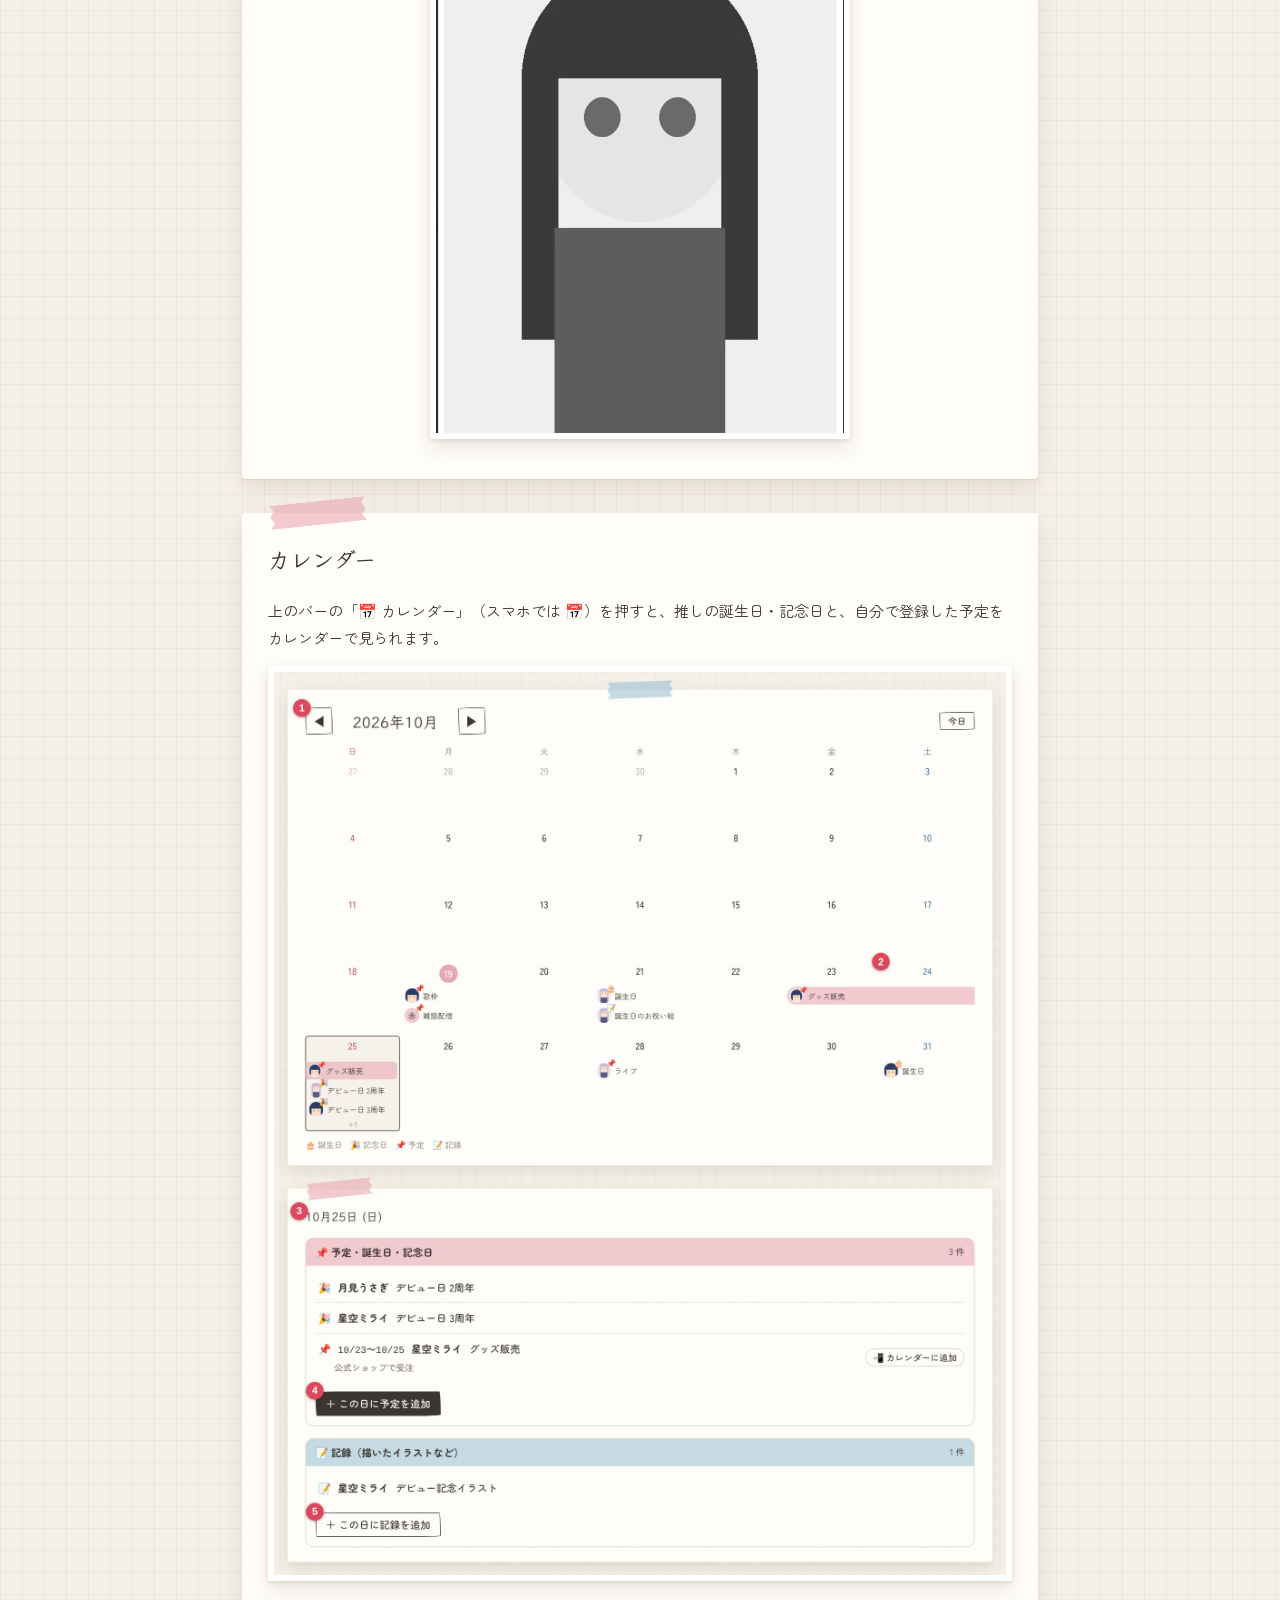
<file: manual.html>
<!doctype html>
<html lang="ja">
<head>
  <meta charset="utf-8">
  <meta name="viewport" content="width=device-width, initial-scale=1">
  <meta name="theme-color" content="#f5f0e6">
  <title>使い方マニュアル - Oshi Memo</title>
  <link rel="icon" href="favicon.ico" sizes="32x32">
  <link rel="apple-touch-icon" href="apple-touch-icon.png">
  <!-- フォント: アプリと同じ Klee One (手書き風) と Zen Maru Gothic (丸ゴシック) -->
  <link rel="preconnect" href="https://fonts.googleapis.com">
  <link rel="preconnect" href="https://fonts.gstatic.com" crossorigin>
  <link rel="stylesheet" href="https://fonts.googleapis.com/css2?family=Caveat:wght@600&family=Klee+One:wght@400;600&family=Zen+Maru+Gothic:wght@400;500;700&display=swap">
  <!-- 画面の明るさ (☀/🌙) を最初に決める -->
  <script src="theme.js?v=20261019-1"></script>
  <!-- ?v=… は「バージョン番号」。アプリを更新したら数字を変えると、
       スマホなどに残っている古いファイルではなく、新しいファイルが必ず読み込まれる -->
  <link rel="stylesheet" href="style.css?v=20261021-3">
  <!-- デザインのファイルが読み込めなくても、画像が画面からはみ出さないようにする最低限の設定 -->
  <style>
    img { max-width: 100%; height: auto; }
    .table-wrap { overflow-x: auto; }
  </style>
</head>
<body class="manual-page">
  <!-- 上のバー: アプリに戻る -->
  <header class="topbar">
    <a class="button" href="./">← アプリに戻る</a>
    <h1>使い方マニュアル</h1>
    <div class="topbar-right"><button id="btn-theme" class="ghost" title="画面の明るさ">🌙</button></div>
  </header>

  <main class="manual">
    <!-- 目次 (押すとその章へ移動) -->
    <nav class="card manual-toc" aria-label="目次">
      <h2>もくじ</h2>
      <ol>
        <li><a href="#start">はじめに</a></li>
        <li><a href="#first">はじめにやること</a></li>
        <li><a href="#screen">画面の見かた</a></li>
        <li><a href="#oshi">推しの登録・編集</a></li>
        <li><a href="#copy">コピー・メモ・色・誕生日・記念日・リンク・X 投稿</a></li>
        <li><a href="#records">記録</a></li>
        <li><a href="#images">画像</a></li>
        <li><a href="#calendar">カレンダー</a></li>
        <li><a href="#settings">設定</a></li>
        <li><a href="#backup">バックアップとお引っ越し</a></li>
        <li><a href="#notes">注意点とよくある質問</a></li>
      </ol>
    </nav>

    <!-- 1. はじめに -->
    <section class="card" id="start">
      <h2>はじめに</h2>
      <p>Oshi Memo は、推しのファンマーク・ファンアートタグ・色・画像をまとめて保存できるメモ帳です。データは使っている端末（ブラウザ）の中だけに保存され、サーバーには何も送られません。</p>
      <p>初めて開くと、下の「使う前に知っておいてほしいこと」が出ます。読んだら「わかりました」を押してください。右上の「？」からいつでも見直せます。</p>
      <figure><img src="manual/help.webp" alt="最初に出る注意点の画面" loading="lazy"></figure>
    </section>

    <!-- 2. はじめにやること -->
    <section class="card" id="first">
      <h2>はじめにやること</h2>
      <p>スマホはホーム画面に追加しておくと、データが消えにくくなり、アプリのように開けます。</p>
      <ol>
        <li>スマホの人は、ホーム画面に追加する
          <ul>
            <li><b>iPhone・iPad（Safari）</b>：共有ボタン（□↑）→「ホーム画面に追加」</li>
            <li><b>Android（Chrome）</b>：右上の ︙ →「ホーム画面に追加」または「アプリをインストール」</li>
          </ul>
        </li>
        <li>左上の <b>☰</b> →「＋ 推しを追加」で、推しを登録する（<a href="#oshi">推しの登録・編集</a>で詳しく説明）</li>
      </ol>
    </section>

    <!-- 3. 画面の見かた -->
    <section class="card" id="screen">
      <h2>画面の見かた</h2>
      <p>推しを選ぶと、その推しのページが開きます。番号は下の表と対応しています。</p>
      <figure><img src="manual/overview.webp?v=20261019" alt="推しのページ全体（番号付き）" loading="lazy"></figure>
      <div class="table-wrap">
        <table>
          <tr><th>番号</th><th>名前</th><th>できること</th></tr>
          <tr><td>1</td><td>☰</td><td>推しリストを開く（推しの選択・検索・追加）</td></tr>
          <tr><td>2</td><td>📅 カレンダー</td><td>誕生日・記念日・予定のカレンダーを開く（<a href="#calendar">カレンダー</a>で説明）</td></tr>
          <tr><td>3</td><td>⚙ 設定</td><td>登録項目の変更、投稿テンプレート、バックアップ</td></tr>
          <tr><td>4</td><td>？ 使い方</td><td>注意点を見る・このマニュアルを開く</td></tr>
          <tr><td>5</td><td>お知らせ</td><td>左に誕生日が1ヶ月以内の推しが表示されます。（押すとその推しのページへ移動します）。カウントダウンをONにした記念日は1ヶ月前から「📅 もうすぐ記念日」、当日は「🎉 今日は記念日」も出ます。右には「📌 今日の予定」が出ます（押すとカレンダーへ移動します）。</td></tr>
          <tr><td>6</td><td>名前と ★</td><td>☆ を押すとお気に入り（★）</td></tr>
          <tr><td>7</td><td>𝕏 で投稿・編集・削除</td><td>X に投稿、登録内容の変更、推しの削除</td></tr>
          <tr><td>8</td><td>アイコン</td><td>押すとアイコン画像を登録・変更</td></tr>
          <tr><td>9</td><td>登録内容</td><td>マスキングテープ風のボタンを押すとコピー</td></tr>
        </table>
      </div>
      <p>ページを下に進むと、メモ・色・誕生日・日付の項目（デビュー日など）・予定・リンク、その下に画像があります。スマホでも並びは同じです。スマホでは上のボタンが 📅・☀/🌙・⚙ 設定・？ のように絵だけになります。</p>
    </section>

    <!-- 4. 推しの登録・編集 -->
    <section class="card" id="oshi">
      <h2>推しの登録・編集</h2>
      <h3>推しリスト</h3>
      <p>左上の ☰ を押すと、登録した推しの一覧が出ます。お気に入り（★）が一番上、そのあとはふりがなのあいうえお順です。</p>
      <figure><img src="manual/list.webp" alt="推しリスト" loading="lazy" class="narrow"></figure>
      <ol>
        <li><b>検索欄</b>：名前・ふりがな・事務所などでさがせます（ひらがなでもカタカナでも OK）</li>
        <li><b>＋ 推しを追加</b>：新しい推しを登録します</li>
        <li><b>推しの一覧</b>：押すとその推しのページが開きます。右端の 🎉 は今日が記念日の推し、🎂 は誕生日が近い推し、★ はお気に入りです</li>
        <li><b>並び：あいうえお順 ▾</b>：押すと「事務所ごと」に切り替わり、事務所ごとの見出しでまとまります（お気に入りは一番上の「★ お気に入り」に入ります）。もう一度押すとあいうえお順に戻ります</li>
      </ol>
      <p>「事務所ごと」にしたところです。</p>
      <figure><img src="manual/list-group.webp?v=20261021" alt="推しリストを事務所ごとにしたところ" loading="lazy" class="narrow"></figure>
      <p>検索欄に「ミライ」と入れた例です。</p>
      <figure><img src="manual/search.webp" alt="検索したところ" loading="lazy" class="narrow"></figure>

      <h3>推しを追加する</h3>
      <p>「＋ 推しを追加」を押すと入力画面が開きます。入力して一番下の「保存」を押します。空欄のままの項目があっても大丈夫です。</p>
      <figure><img src="manual/add.webp" alt="推しを追加する画面" loading="lazy" class="narrow"></figure>
      <ul>
        <li>改行するか、<code>#タグA #タグB</code> のように並べると、タグが 1 つずつ別のボタンになります</li>
        <li>下のほうに、メモ・色・誕生日・日付の項目（デビュー日など）・リンクの入力欄もあります（<a href="#copy">コピー・メモ・色・誕生日・記念日・リンク・X 投稿</a>で説明）</li>
        <li>ふりがなを入れると推しリストで正しく並びます</li>
      </ul>

      <h3>編集・削除・アイコン・お気に入り</h3>
      <div class="table-wrap">
        <table>
          <tr><th>やりたいこと</th><th>操作</th></tr>
          <tr><td>登録内容を直す</td><td>推しのページの「編集」</td></tr>
          <tr><td>推しを削除</td><td>「削除」（保存した画像もすべて消えます）</td></tr>
          <tr><td>アイコンを付ける</td><td>名前の下の丸い枠を押して画像を選ぶ（真ん中が正方形に切り抜かれます）</td></tr>
          <tr><td>アイコンを外す</td><td>アイコンの横の「アイコンを外す」</td></tr>
          <tr><td>お気に入りにする</td><td>名前の横の ☆ を押す（もう一度押すと外れます）</td></tr>
          <tr><td>この推しだけ項目を隠す</td><td>「編集」で、項目名の右の「非表示」を押して保存（タグが無い推しなどに。もう一度押すと「表示する」に戻ります）</td></tr>
        </table>
      </div>
      <figure><img src="manual/hide.webp" alt="編集画面でサムネイルとボイスを非表示にしたところ" loading="lazy" class="narrow"></figure>
      <p>非表示にした項目は、その推しのページに出なくなり、投稿テンプレートにも入りません。入力した内容は消えないので、「表示する」を押せば元に戻ります。</p>
    </section>

    <!-- 5. コピー・メモ・色・誕生日・記念日・リンク・X 投稿 -->
    <section class="card" id="copy">
      <h2>コピー・メモ・色・誕生日・記念日・リンク・X 投稿</h2>
      <h3>コピー</h3>
      <p>登録した内容は、マスキングテープ風のボタンを押すだけでコピーされます。押したボタンには ✓ が付きます（下の「#ミライ画廊 ✓」）。</p>
      <figure><img src="manual/copy.webp" alt="タグを押してコピーしたところ" loading="lazy"></figure>

      <h3>メモ</h3>
      <p>「編集」の文字の項目の下にある「メモ」に、推しについて自由に書けます（配信の時間、衣装の細かいところなど）。改行もそのまま残ります。</p>
      <figure><img src="manual/memo.webp" alt="メモを開いたところ" loading="lazy"></figure>
      <ul>
        <li>推しのページでは最初は閉じていて、「メモを開く ▼」を押すと開きます（もう一度押すと閉じます）</li>
        <li>メモはタグと違って、押してもコピーされません。投稿テンプレートにも入りません</li>
      </ul>

      <h3>色（髪の色・目の色など）</h3>
      <p>「編集」→ 色の項目の「＋ 色を追加」で登録します。カラーピッカーで選ぶか、<code>#2b3a67</code> のようなカラーコードを入力します。1 つの項目に何色でも登録できます。カラーコードの横には R・G・B の数字も表示されます。</p>
      <figure><img src="manual/colors.webp?v=20261013" alt="登録した色" loading="lazy"></figure>
      <p>色の四角かカラーコードを押すとカラーコード（#2B3A67）、R・G・B の数字を押すとその数字だけ（例：R を押すと 43）がコピーされますので、貼り付けることができます。画像からスポイトで拾うこともできます（<a href="#images">画像</a>で説明）。</p>

      <h3>誕生日</h3>
      <p>「編集」→ 誕生日の月と日を選びます。年は入れても入れなくても大丈夫です。誕生日の 1 か月前から、画面の上にお知らせが出て「あと ○ 日」と数えてくれます。当日は「🎉 今日！」と出ます。カウントダウンがいらない場合は、「編集」で誕生日の「1 か月前からカウントダウン」のチェックを外してください（当日の「🎉 今日！」だけ出ます）。</p>
      <figure><img src="manual/birthday.webp" alt="もうすぐ誕生日のお知らせ" loading="lazy"></figure>

      <h3>デビュー日などの記念日（日付の項目）</h3>
      <p>「編集」→ デビュー日などの年・月・日を入れます。年は入れなくても登録できます。日付の項目は「⚙ 設定」の「日付の項目」で、推し始めた日・初配信なども自由に追加できます。</p>
      <figure><img src="manual/anniv.webp" alt="推しのページの日付の表示（経過と当日のお祝い）" loading="lazy"></figure>
      <ul>
        <li>年を入れると、その日からの経過が「(5年5ヶ月)」のように出ます</li>
        <li>記念日の当日は「🎉 今日で2周年！」と出て、画面の上のお知らせにも「🎉 今日は記念日」が出ます</li>
        <li>年を入れていないときは日付だけが出て、当日は「🎉 今日！」と出ます</li>
        <li>「1 か月前からカウントダウン」にチェックを入れると、記念日の 1 か月前から画面の上の「📅 もうすぐ記念日」に「4周年まで あと 16 日」のように出ます（推しごと・項目ごとに選べます。推しのページは経過のままです）</li>
      </ul>
      <figure><img src="manual/anniv-banner.webp" alt="上のお知らせ（もうすぐ誕生日と今日は記念日）" loading="lazy"></figure>

      <h3>リンク</h3>
      <p>「編集」→「＋ リンクを追加」で、YouTube や X などの URL をいくつでも登録できます。名前を空にすると「YouTube」「X」などが自動で付きます。推しのページで押すと、そのページが開きます。</p>

      <h3>X に投稿</h3>
      <p>推しのページの「𝕏 で投稿」を押すと、投稿テンプレートの文章が入った X の投稿画面が表示されます。テンプレートが2つ以上あるときはどれで投稿するか選択できます。文章は「⚙ 設定」の投稿テンプレートで変えられます。</p>
      <ul>
        <li>画像は、X の投稿画面で自分で選んでください</li>
        <li>「「ファンアート」が未登録です」と出たら、その推しのファンアートを登録してください</li>
      </ul>
    </section>

    <!-- 記録 -->
    <section class="card" id="records">
      <h2>記録</h2>
      <p>推しのページの「記録」に、イラストや小説などを投稿した日を残せます。「＋ 記録を追加」を押して入力します。</p>
      <figure><img src="manual/record-add.webp?v=20261021" alt="記録を追加する画面" loading="lazy" class="narrow"></figure>
      <ul>
        <li><b>投稿日</b>：必ず入れます</li>
        <li><b>リンク</b>：X の投稿などの URL。入れると記録の横に「🔗 開く」が出ます（なくても大丈夫です）</li>
        <li><b>画像</b>：1 枚付けられます。付けた画像は、その推しの画像の「記録」フォルダにも入ります（フォルダが無ければ自動で作成されます）。画像は登録した記録の横にも小さく表示され、押すと拡大表示されます。</li>
        <li><b>メモ</b>：例：誕生日のお祝いイラスト（なくても大丈夫です）</li>
      </ul>
      <figure><img src="manual/oshi-records.webp?v=20261021" alt="推しのページの記録" loading="lazy"></figure>
      <p>推しのページには記録が新しい順に3件まで表示され、「すべて見る」で全体を表示することができます。登録した記録を押すと編集画面が開き、「削除」で消すことができます。記録を削除すると、添付した画像も一緒に削除されます（「記録」フォルダから画像だけを削除したときは、記録は残ります）</p>
      <p>カレンダーの「＋ この日に記録を追加」からも追加できます。そのときは、どの推しの記録かも選びます（名前やふりがなを入力すると候補が出ます。選び方は<a href="#calendar">カレンダー</a>の「予定を追加する」と同じです）。</p>
    </section>

    <!-- 6. 画像 -->
    <section class="card" id="images">
      <h2>画像</h2>
      <p>画像は、推しごと・フォルダごと（例：通常衣装）に元の画質のまま保存できます。推しを追加すると「通常衣装」フォルダが自動でできます。</p>
      <figure><img src="manual/images.webp?v=20261021" alt="画像の画面（番号付き）" loading="lazy"></figure>
      <div class="table-wrap">
        <table>
          <tr><th>番号</th><th>名前</th><th>できること</th></tr>
          <tr><td>1</td><td>＋ フォルダ</td><td>フォルダを作る（例：新衣装、ラフ資料）</td></tr>
          <tr><td>2</td><td>フォルダのタブ</td><td>押すとフォルダを切り替え。数字は画像の枚数</td></tr>
          <tr><td>3</td><td>画像を追加</td><td>押すと画面が開き、画像（複数枚まとめて OK）とリンクを選んで追加。リンクは選んだ画像すべてに付きます。横のボタンでフォルダ名の変更・削除（削除すると中の画像も消えます）</td></tr>
          <tr><td>4</td><td>画像を置く場所</td><td>PC は画像をドラッグ＆ドロップ、または <code>Ctrl + V</code> で貼り付けても追加できます</td></tr>
          <tr><td>5</td><td>ひとことメモ</td><td>画像の下に表示（書き方は下の拡大表示で）</td></tr>
          <tr><td>6</td><td>◀ 左へ / 右へ ▶</td><td>選んでいるフォルダは「◀ 左へ」「右へ ▶」で並べ替えられます</td></tr>
        </table>
      </div>
      <p>画像の右下の ✕ で、その画像を削除できます。</p>
      <p>「画像を追加」を押したときの画面です。</p>
      <figure><img src="manual/upload.webp?v=20261021" alt="画像を追加する画面" loading="lazy" class="narrow"></figure>

      <h3>拡大表示でできること</h3>
      <p>画像を押すと拡大表示になり、下のボタンでお絵描き用の確認ができます。</p>
      <figure><img src="manual/lightbox.webp?v=20261021" alt="拡大表示（番号付き）" loading="lazy"></figure>
      <div class="table-wrap">
        <table>
          <tr><th>番号</th><th>ボタン</th><th>できること</th></tr>
          <tr><td>1</td><td>⇆ 反転</td><td>左右反転（デッサンの狂いの確認に）</td></tr>
          <tr><td>2</td><td>◐ 白黒</td><td>白黒表示（色の明るさの確認に）</td></tr>
          <tr><td>3</td><td>💧 スポイト</td><td>押してから、画像の色を拾いたい場所を押す</td></tr>
          <tr><td>4</td><td>− / 100% / ＋</td><td>ズーム。マウスホイールや指 2 本でもでき、ズーム中はドラッグで移動。「100%」で等倍に戻る</td></tr>
          <tr><td>5</td><td>保存</td><td>画像を端末にダウンロード</td></tr>
          <tr><td>6</td><td>ひとことメモ</td><td>書いて Enter（または閉じる）で保存。例：前髪の分け目</td></tr>
          <tr><td>7</td><td>スポイトで拾った色</td><td>「コピー」でカラーコードをコピー。色の項目（例：髪の色）を選んで「に登録」で推しの色に追加</td></tr>
          <tr><td>8</td><td>リンク</td><td>書いて Enter（または閉じる）で保存。入っていれば「🔗 開く」で開けます</td></tr>
        </table>
      </div>
      <p>反転と白黒を両方 ON にした例です。画像の外側を押すか、「閉じる」で拡大表示が閉じます。</p>
      <figure><img src="manual/flip-gray.webp" alt="反転と白黒を ON にしたところ" loading="lazy" class="narrow"></figure>
    </section>

    <!-- 7. カレンダー -->
    <section class="card" id="calendar">
      <h2>カレンダー</h2>
      <p>上のバーの「📅 カレンダー」（スマホでは 📅）を押すと、推しの誕生日・記念日と、自分で登録した予定をカレンダーで見られます。</p>
      <figure><img src="manual/calendar.webp?v=20261021" alt="カレンダー（番号付き）" loading="lazy"></figure>
      <div class="table-wrap">
        <table>
          <tr><th>番号</th><th>名前</th><th>できること</th></tr>
          <tr><td>1</td><td>◀ ▶ ・ 今日</td><td>前の月・次の月へ。「今日」で今月に戻る</td></tr>
          <tr><td>2</td><td>日付のマス</td><td>推しのアイコンと内容が出ます。アイコンの右上の 🎂 は誕生日、🎉 は記念日（デビュー日など）、📌 は予定、📝 は記録。表示されていない予定は「＋2」のように数字だけ表示されます</td></tr>
          <tr><td>3</td><td>選んだ日の一覧</td><td>日付を押すと、その日の内容が「予定・誕生日・記念日」と「記録（描いたイラストなど）」に分かれて出ます。誕生日・記念日を押すとその推しのページへ、予定・記録を押すと編集画面が開きます</td></tr>
          <tr><td>4</td><td>＋ この日に予定を追加</td><td>選んでいる日の予定を追加</td></tr>
          <tr><td>5</td><td>＋ この日に記録を追加</td><td>選択した日に記録を追加（どの推しの記録かを選べます）</td></tr>
        </table>
      </div>
      <p>今日の日付はピンクの丸で囲まれます。記念日は日付の項目（デビュー日など）から毎年出て、年を入れてあれば「デビュー日 3周年」のように出ます。</p>

      <h3>予定を追加する</h3>
      <p>グッズの販売日やライブなど、推しの予定を登録できます。</p>
      <figure><img src="manual/event-add.webp?v=20261021" alt="予定を追加する画面" loading="lazy" class="narrow"></figure>
      <ul>
        <li><b>推し</b>：どの推しの予定かを選びます。欄を押すと推しの候補が出て、名前やふりがなを入力すると候補がしぼりこまれます（ひらがな・カタカナどちらでも探せます）。候補を押して選びます。最後に予定を入れた推しが最初から選ばれています</li>
        <li><b>タイトル</b>：予定の名前（例：グッズ販売、ライブ）。必ず入れます</li>
        <li><b>終日</b>：チェックを入れると時刻の欄が消えて、日付だけの予定になります</li>
        <li><b>開始</b>：日付と時刻（終日でないときは時刻が必要です）</li>
        <li><b>終了</b>：入れなくても大丈夫です。終了日を入れると期間の予定（例：10/17〜10/19）になり、カレンダーには期間の分だけ伸びた棒で出ます</li>
        <li><b>リンク</b>：配信の待機所や販売ページなどの URL を入れると、予定の横に「🔗 開く」が出ます（なくても大丈夫です）</li>
        <li><b>メモ</b>：なくても大丈夫です</li>
      </ul>
      <p>終了日が開始日より前のときや、同じ日で終了時刻が開始時刻より前のときは保存できません。登録した予定を押すと編集画面が開き、「削除」で消せます。</p>
      <p>一覧の予定の横の「📲 カレンダーに追加」を押すと、スマホなどのカレンダーアプリ用のファイルができます。開くとカレンダーアプリに予定を追加できます（時刻のある予定は 30 分前に通知が出ます）。</p>

      <h3>ほかの画面とのつながり</h3>
      <ul>
        <li>カレンダーで誕生日・記念日を押して推しのページに移ったときは、ページの一番上の「← カレンダーに戻る」か、スマホ・ブラウザの戻る操作で、カレンダーの画面に戻ることができます</li>
        <li>推しのページの「予定」に、今日から先の予定が近い順に 3 件まで出ます。押すとその日のカレンダーが開き、「＋ 予定を追加」でその推しの予定を追加できます</li>
        <li>予定がある日は、画面の上のお知らせの「📌 今日の予定」にも出ます（期間の予定は期間中ずっと出ます）</li>
        <li>推しを削除すると、その推しの予定も一緒に削除されます</li>
      </ul>
      <figure><img src="manual/oshi-events.webp?v=20261019" alt="推しのページの予定" loading="lazy"></figure>
    </section>

    <!-- 8. 設定 -->
    <section class="card" id="settings">
      <h2>設定</h2>
      <p>右上の「⚙ 設定」で、登録する項目や投稿の文章を自由に変えられます。変えたら一番下の「保存」を押します。</p>
      <figure><img src="manual/settings.webp" alt="設定の画面（上のほう）" loading="lazy" class="narrow"></figure>
      <ul>
        <li><b>文字の項目</b>：「＋ 項目を追加」で追加、項目名を書き換えて名前の変更、✕ で削除、↑↓ で並べ替え。一番上の項目が推しリストの「見出し」になります</li>
        <li><b>日付の項目</b>：デビュー日・推し始めた日など。文字の項目と同じように追加・変更・削除できます</li>
        <li><b>色の項目</b>：髪の色・目の色など。文字の項目と同じように追加・変更・削除できます（例：インナーカラー）</li>
        <li>項目を削除しても、登録してあった内容は消えません。文字の項目は 1 つ以上必要なので、全部は消せません</li>
      </ul>
      <p>下に進むと、投稿テンプレート・バックアップ・保存についてがあります。</p>
      <figure><img src="manual/settings-bottom.webp" alt="設定の画面（下のほう）" loading="lazy" class="narrow"></figure>
      <ul>
        <li><b>投稿テンプレート</b>：「𝕏 で投稿」の文章です。<code>{項目名}</code> の部分にその推しの登録内容が入ります。例：<code>{名前}さんのファンアートを描きました！ {ファンアート}</code>。「＋ テンプレートを追加」で何個でも登録でき、↑↓で並べ替え、✕で削除できます</li>
        <li><b>バックアップ</b>：書き出しと読み込み（<a href="#backup">次の章</a>で説明）</li>
        <li><b>保存について</b>：使っている容量、ブラウザによる自動削除の防止が ON か、最後にバックアップした日</li>
      </ul>
    </section>

    <!-- 9. バックアップとお引っ越し -->
    <section class="card" id="backup">
      <h2>バックアップとお引っ越し</h2>
      <p>データは端末の中だけにあるので、ときどきファイルに書き出しておくと安心です。最後のバックアップから 30 日たつと、画面の上にお知らせが出ます。</p>
      <div class="table-wrap">
        <table>
          <tr><th>ボタン</th><th>中身</th><th>ファイル名の例</th></tr>
          <tr><td>画像も含めて書き出す</td><td>すべて（画像も）。別の端末へのお引っ越しに使える</td><td><code>oshimemo-2026-10-08-full.zip</code></td></tr>
          <tr><td>文字だけ書き出す</td><td>文字・メモ・色・リンク・誕生日・日付・カレンダーの予定・アイコン・設定（画像はなし、軽い）</td><td><code>oshimemo-2026-10-08.json</code></td></tr>
        </table>
      </div>
      <p>どちらのボタンも、「⚙ 設定」の下のほうの「バックアップ」にあります（<a href="#settings">前の章</a>の 2 枚目の画像）。</p>

      <h3>読み込み方</h3>
      <ol>
        <li>「⚙ 設定」→「バックアップ」の「読み込む」を押す</li>
        <li>書き出したファイル（.zip または .json）を選ぶ
          <ul>
            <li>PC：「ダウンロード」フォルダ</li>
            <li>iPhone・iPad：「ブラウズ」→「ダウンロード」</li>
            <li>Android：「ファイル」→「ダウンロード」</li>
          </ul>
        </li>
        <li>「○人分・画像○枚のデータを読み込みますか？」で「OK」を押す</li>
        <li>「読み込みました」と出たら完了</li>
      </ol>
      <p>今あるデータは消えず、読み込んだデータが追加されます。同じ推しのデータがあるときは、バックアップの内容で上書きされます。</p>

      <h3>別の端末へお引っ越し</h3>
      <ol>
        <li>元の端末で「画像も含めて書き出す」</li>
        <li>できた zip を新しい端末に移す（自分宛てメール、Google ドライブ、iCloud Drive、USB など）</li>
        <li>新しい端末でアプリを開いて読み込む</li>
      </ol>
    </section>

    <!-- 10. 注意点とよくある質問 -->
    <section class="card" id="notes">
      <h2>注意点とよくある質問</h2>
      <h3>注意点</h3>
      <ol>
        <li><b>データはこの端末のこのブラウザの中だけに保存されます。</b>作者を含め、ほかの人には見られません。</li>
        <li><b>PC とスマホでデータは共有されません。</b>移すときは「お引っ越し」の手順を使います。</li>
        <li><b>ブラウザの「閲覧データの削除」をすると、データも消えます。</b>シークレットモードでは、閉じると消えます。</li>
        <li><b>iPhone・iPad は、7 日間開かないとデータが消えることがあります。</b>ホーム画面に追加して、そこから開いてください。</li>
        <li><b>画像をたくさん保存すると、端末の容量を使います。</b>容量は「⚙ 設定」→「保存について」で確認できます。</li>
      </ol>
      <p class="disclaimer"><b>⚠ 免責事項</b>：このアプリの不具合・端末の故障・ブラウザのデータ削除などでデータが失われても、作者は一切の責任を負いません。大事なデータは、ご自身でバックアップしてください。</p>
      <!-- ご利用にあたっての注意 (画像の扱い・通信・公開終了) -->
      <p class="disclaimer"><b>🖼 保存する画像について</b>：このアプリに保存した画像の著作権は、それぞれの権利者（公式・イラストレーター様など）にあります。保存した画像は、ご自身でイラストを描くときの参考など、個人で楽しむ範囲でお使いください。画像の転載・再配布や、各公式のガイドラインに反する使い方はしないでください。保存した画像の使い方について、作者は責任を負いません。</p>
      <p class="disclaimer"><b>🔒 データと通信について</b>：登録した内容や画像は、お使いの端末の中だけに保存され、作者を含め外部に送られることはありません。アクセス解析なども使っていません。ただし、アプリの表示（GitHub Pages）と文字のフォントの読み込み（Google Fonts）のときに、IP アドレスなどの一般的な通信の情報が各サービスに送られます。また「𝕏 で投稿」を押すと、投稿する文章が X の投稿画面に渡されます。「アンケートに答える」を押すと、Google フォームのページが開きます。</p>
      <p class="disclaimer"><b>📢 アプリの変更・公開終了について</b>：このアプリの内容は、予告なく変更したり、公開を終了したりすることがあります。公開が終了するとアプリを開けなくなるので、大事なデータは定期的にバックアップしておいてください。</p>

      <h3>よくある質問</h3>
      <dl class="faq">
        <dt>Q. データが消えた。作者に戻してもらえる？</dt>
        <dd>A. 戻せません。データは作者のところに届いていないためです。バックアップがあれば、それを読み込んでください。</dd>
        <dt>Q. アプリを更新したらデータは消える？</dt>
        <dd>A. 消えません。新しい機能は、開き直すと数分〜10 分くらいで反映されます。</dd>
        <dt>Q. 「このブラウザで開けない形式」と出て画像を保存できない。</dt>
        <dd>A. その画像を JPEG や PNG に変えてから追加してください。他の画像はそのまま保存されています。</dd>
        <dt>Q. 「𝕏 で投稿」で画像も一緒に付けられる？</dt>
        <dd>A. 付けられません。X の仕組み上、画像は投稿画面で自分で選んでください。</dd>
        <dt>Q. 推しリストがあいうえお順にならない。</dt>
        <dd>A. 「ふりがな」を入れてください。漢字の名前は、ふりがながないと正しく並びません。</dd>
      </dl>

      <h3>📝 アンケート</h3>
      <p>欲しい機能やご感想がありましたらアンケートで教えてください！</p>
      <p><a class="button survey-link" href="https://docs.google.com/forms/d/e/1FAIpQLScJXMCPVsNgH9drS59YdXzpttkXdBZdSeXhdCn52GSx3sejpA/viewform" target="_blank" rel="noopener noreferrer">アンケートに答える ↗</a></p>
    </section>

    <p class="manual-back"><a class="button" href="./">← アプリに戻る</a></p>
  </main>

  <!-- 作者の表示 -->
  <footer class="credit">© 2026 yukai-000 (dot.)</footer>
</body>
</html>
</file>
<file: style.css>
/* ============================================================
   推しメモ帳 - 推し活ノート風デザイン
   ・生成り色の方眼ノート
   ・チップはマスキングテープ、画像はポラロイド写真
   ============================================================ */

/* ---------- 色とフォントの設定 ---------- */
:root {
  --paper: #f5f0e6;                        /* 背景のノート */
  --sheet: #fffdf8;                        /* カードの紙 */
  --ink: #3b3530;                          /* 文字の墨色 */
  --muted: #8a7f72;                        /* 薄い文字 */
  --line: #ddd3c2;                         /* 罫線 */
  --grid: rgba(140, 115, 85, 0.08);        /* 方眼の線 */
  --pink: #e7a9b4;                         /* くすみピンク */
  --blue: #9fc3d4;                         /* くすみ水色 */
  --yellow: #ecd793;                       /* くすみ黄色 */
  --tape-pink: rgba(231, 160, 175, 0.55);  /* マスキングテープ (半透明) */
  --tape-blue: rgba(150, 190, 210, 0.55);
  --tape-yellow: rgba(236, 210, 130, 0.6);
  --marker: rgba(231, 160, 175, 0.45);     /* 蛍光ペン */
  --photo: #ffffff;                        /* ポラロイドのフチ */
  --shadow: rgba(80, 60, 40, 0.12);
  --danger: #b9544a;
  --hand: "Klee One", "Zen Maru Gothic", sans-serif;     /* 手書き風 (見出し) */
  --body: "Zen Maru Gothic", "Hiragino Maru Gothic ProN", "Yu Gothic UI", sans-serif;
  /* 手描きっぽいガタガタの角丸 */
  --wobbly: 255px 15px 225px 15px / 15px 225px 15px 255px;
}
/* ダークモード = 夜のノート */
/* 夜のノート (暗い画面)
   - ☀/🌙 ボタンで「夜」を選んだとき (data-theme="dark")
   - 何も選んでいないときは、端末 (Chrome や Windows) がダークモードのとき */
:root[data-theme="dark"] {
    --paper: #22201d;
    --sheet: #2c2925;
    --ink: #ede6da;
    --muted: #a39887;
    --line: #47413a;
    --grid: rgba(237, 230, 218, 0.05);
    --tape-pink: rgba(200, 120, 140, 0.5);
    --tape-blue: rgba(110, 160, 185, 0.5);
    --tape-yellow: rgba(200, 175, 90, 0.5);
    --marker: rgba(200, 120, 140, 0.45);
    --photo: #3a3631;
    --shadow: rgba(0, 0, 0, 0.35);
    --danger: #e08a7f;
    color-scheme: dark; /* ブラウザの部品 (選択肢の一覧など) も暗い色にする */
  }
@media (prefers-color-scheme: dark) {
  :root:not([data-theme="light"]) {
      --paper: #22201d;
      --sheet: #2c2925;
      --ink: #ede6da;
      --muted: #a39887;
      --line: #47413a;
      --grid: rgba(237, 230, 218, 0.05);
      --tape-pink: rgba(200, 120, 140, 0.5);
      --tape-blue: rgba(110, 160, 185, 0.5);
      --tape-yellow: rgba(200, 175, 90, 0.5);
      --marker: rgba(200, 120, 140, 0.45);
      --photo: #3a3631;
      --shadow: rgba(0, 0, 0, 0.35);
      --danger: #e08a7f;
      color-scheme: dark;
  }
}

/* ---------- 全体 ---------- */
* { box-sizing: border-box; }
[hidden] { display: none !important; }
body {
  margin: 0;
  display: flex;
  flex-direction: column;
  min-height: 100vh;
  color: var(--ink);
  font-family: var(--body);
  font-size: 15px;
  line-height: 1.6;
  /* 方眼ノートの背景 */
  background-color: var(--paper);
  background-image:
    linear-gradient(var(--grid) 1px, transparent 1px),
    linear-gradient(90deg, var(--grid) 1px, transparent 1px);
  background-size: 22px 22px;
}
h1, h2 { font-family: var(--hand); font-weight: 600; }

/* ---------- ボタン (手描き風の枠) ---------- */
button, input, textarea { font: inherit; color: inherit; }
button, a.button {
  border: 1.5px solid var(--ink);
  border-radius: var(--wobbly);
  background: transparent;
  padding: 5px 14px;
  font-weight: 500;
  cursor: pointer;
  transition: transform .15s, background .15s;
}
button:hover, a.button:hover { background: var(--grid); transform: rotate(-1deg); }
button.primary { background: var(--ink); color: var(--sheet); }
button.primary:hover { background: var(--ink); opacity: .88; }
button.ghost { border-color: transparent; color: var(--muted); }
button.ghost:hover { color: var(--ink); background: none; text-decoration: underline wavy var(--pink); }
button.danger { color: var(--danger); border-color: var(--danger); }

/* ---------- 入力欄 (ノートの罫線に書く感じ) ---------- */
input[type=text], input[type=search], #lb-url, textarea {
  width: 100%;
  padding: 6px 2px;
  border: none;
  border-bottom: 1.5px solid var(--line);
  background: transparent;
  outline: none;
  resize: vertical;
}
input:focus, textarea:focus { border-bottom-color: var(--pink); }
::placeholder { color: var(--muted); opacity: .8; }

/* ---------- マスキングテープの共通パーツ ---------- */
.tape, .card::before, .login::before {
  content: "";
  position: absolute;
  width: 96px;
  height: 24px;
  background: var(--tape-blue);
  /* 端をギザギザに切ったような形 */
  clip-path: polygon(0 0, 100% 0, calc(100% - 4px) 25%, 100% 50%, calc(100% - 4px) 75%, 100% 100%, 0 100%, 4px 75%, 0 50%, 4px 25%);
}

/* ---------- 上のバー ---------- */
.topbar {
  position: sticky;
  top: 0;
  z-index: 5;
  display: flex;
  align-items: center;
  gap: 10px;
  padding: 10px 20px;
  background: var(--sheet);
  box-shadow: 0 1.5px 0 var(--line), 0 4px 14px var(--shadow);
}
.topbar h1 { font-size: 22px; margin: 0; letter-spacing: .04em; white-space: nowrap; }
.topbar-right {
  margin-left: auto;
  display: flex;
  align-items: center;
  gap: 4px;
  min-width: 0;
}
#user-name {
  font-size: 12px;
  color: var(--muted);
  max-width: 180px;
  overflow: hidden;
  text-overflow: ellipsis;
  white-space: nowrap;
  padding-left: 10px;
  border-left: 1px dashed var(--line);
}
/* 狭い画面でだけ表示する文字 */
.narrow-only { display: none; }
/* ☰ や ✕ の四角いボタン */
.icon-btn {
  width: 40px;
  height: 40px;
  padding: 0;
  font-size: 20px;
  line-height: 1;
  flex-shrink: 0;
}

/* ---------- ☰ で出てくる一覧 (ノートの目次ページ) ---------- */
.drawer {
  position: fixed;
  top: 0;
  left: 0;
  bottom: 0;
  z-index: 30;
  width: min(340px, 88vw);
  padding: 18px 18px 16px 38px;
  display: flex;
  flex-direction: column;
  gap: 12px;
  /* 紙 + 左端のピンクの余白線 */
  background:
    linear-gradient(90deg, transparent 24px, var(--pink) 24px, var(--pink) 25.5px, transparent 25.5px),
    var(--sheet);
  box-shadow: 6px 0 24px var(--shadow);
  transform: translateX(-105%);
  visibility: hidden;
  transition: transform .25s ease, visibility .25s;
}
.drawer.open { transform: none; visibility: visible; }
#drawer-backdrop {
  position: fixed;
  inset: 0;
  z-index: 25;
  background: rgba(40, 30, 20, .35);
}
.drawer-head { display: flex; align-items: center; justify-content: space-between; }
.drawer-head h2 { margin: 0; font-size: 20px; }
.drawer-head .icon-btn { width: 34px; height: 34px; font-size: 15px; }
#vtuber-list { list-style: none; margin: 4px 0 0; padding: 0; overflow-y: auto; flex: 1; }
#vtuber-list li {
  padding: 8px 4px;
  cursor: pointer;
  border-bottom: 1px dashed var(--line);
}
#vtuber-list li .ruby { display: block; font-size: 11px; color: var(--muted); line-height: 1.2; }
#vtuber-list li .name {
  font-family: var(--hand);
  font-weight: 600;
  font-size: 17px;
  padding: 0 2px;
}
#vtuber-list li:hover .name { background: linear-gradient(transparent 65%, var(--tape-blue) 65%); }
/* 選択中は蛍光ペンを引いたように */
#vtuber-list li.active .name { background: linear-gradient(transparent 55%, var(--marker) 55%); }
#vtuber-list li small { display: block; color: var(--muted); font-size: 12px; }
#vtuber-list li.no-hit { cursor: default; color: var(--muted); font-family: var(--hand); border: none; }

/* ---------- 詳細 ---------- */
main { width: 100%; max-width: 1100px; margin: 0 auto; padding: 40px 32px; }
.welcome { text-align: center; padding: 40px 20px; font-family: var(--hand); }
.welcome p { font-size: 17px; margin-top: 0; }
.empty { color: var(--muted); font-family: var(--hand); }

/* カード = テープで貼った紙 */
.card {
  position: relative;
  background: var(--sheet);
  border-radius: 3px;
  padding: 26px 26px 22px;
  margin-bottom: 34px;
  box-shadow: 0 1px 0 var(--line), 0 8px 22px var(--shadow);
}
.card::before { top: -12px; left: 50%; transform: translateX(-50%) rotate(-2deg); }
.card + .card::before { left: 28px; transform: rotate(-6deg); background: var(--tape-pink); }
.card-head { display: flex; align-items: center; gap: 8px; flex-wrap: wrap; }
/* 名前は 10 文字分くらいの幅を確保する。入りきらないときは右のボタンのほうが次の行に回る
   (スマホで名前が 1 文字ずつ縦に折り返さないように) */
.card-head h2 { margin: 0; flex: 1 1 10em; font-size: 22px; }
/* Vtuber の名前は蛍光ペンで強調 */
.card-head h2 .marker {
  font-size: 30px;
  padding: 0 4px;
  background: linear-gradient(transparent 58%, var(--marker) 58%);
}

/* 項目の表 (点線の罫線) */
.fields { display: grid; grid-template-columns: max-content 1fr; margin: 18px 0 0; }
.fields dt, .fields dd { padding: 10px 0; border-bottom: 1px dashed var(--line); }
.fields dt { font-family: var(--hand); color: var(--muted); font-size: 14px; padding-right: 22px; }
.fields dd { margin: 0; display: flex; flex-wrap: wrap; gap: 8px 10px; align-items: center; }
.none { color: var(--muted); font-size: 13px; opacity: .7; }

/* ---------- 押すとコピーできるチップ = マスキングテープ ---------- */
.chip {
  position: relative;
  border: none;
  border-radius: 0;
  padding: 4px 16px;
  font-size: 15px;
  font-weight: 500;
  background: var(--tape-pink);
  clip-path: polygon(0 0, 100% 0, calc(100% - 4px) 25%, 100% 50%, calc(100% - 4px) 75%, 100% 100%, 0 100%, 4px 75%, 0 50%, 4px 25%);
  transform: rotate(-1.2deg);
}
.chip:nth-child(3n+2) { background: var(--tape-blue); transform: rotate(.8deg); }
.chip:nth-child(3n) { background: var(--tape-yellow); transform: rotate(-.4deg); }
.chip:hover { transform: rotate(0) translateY(-2px); background-blend-mode: multiply; filter: saturate(1.4); }
.chip:active { transform: scale(.95); }
/* コピーした直後に少しだけ表示 */
.chip.copied { filter: saturate(1.6); }
.chip.copied::after {
  content: " ✓";
  font-weight: 700;
}

/* ---------- フォルダ = ノートのインデックスタブ ---------- */
.folders {
  display: flex;
  flex-wrap: wrap;
  gap: 4px;
  margin: 18px 0 16px;
  border-bottom: 1.5px solid var(--ink);
  padding-left: 6px;
}
.folder-tab {
  font-family: var(--hand);
  font-weight: 600;
  border: 1.5px solid var(--line);
  border-bottom: none;
  border-radius: 10px 10px 0 0;
  background: var(--paper);
  padding: 6px 16px 4px;
  margin-bottom: -1.5px;
  border-top: 5px solid var(--pink);
}
.folder-tab:nth-child(3n+2) { border-top-color: var(--blue); }
.folder-tab:nth-child(3n) { border-top-color: var(--yellow); }
.folder-tab:hover { transform: translateY(-2px); background: var(--paper); }
.folder-tab.active {
  background: var(--sheet);
  border-left-color: var(--ink);
  border-right-color: var(--ink);
  border-top-width: 5px;
  border-bottom: 1.5px solid var(--sheet);
  padding-top: 9px;
}
.folder-tab small {
  display: inline-block;
  min-width: 20px;
  margin-left: 4px;
  font-family: var(--body);
  font-size: 11px;
  color: var(--muted);
}
.folder-tools { display: flex; gap: 8px; flex-wrap: wrap; margin-bottom: 14px; }

/* 画像を置く場所 = 切り取り線 */
.dropzone {
  border: 2px dashed var(--line);
  border-radius: 4px;
  padding: 18px;
  text-align: center;
  color: var(--muted);
  font-family: var(--hand);
  margin-bottom: 26px;
}
.dropzone::before { content: "✂ "; }
.dropzone.over { border-color: var(--pink); background: var(--tape-pink); color: var(--ink); }

/* ---------- 画像の一覧 = ポラロイド写真 ---------- */
.grid {
  display: grid;
  grid-template-columns: repeat(auto-fill, minmax(160px, 1fr));
  gap: 26px 20px;
  padding: 4px 4px 10px;
}
.thumb {
  position: relative;
  background: var(--photo);
  padding: 8px 8px 30px;
  box-shadow: 0 2px 3px var(--shadow), 0 8px 16px var(--shadow);
  transform: rotate(-1.5deg);
  transition: transform .2s;
}
.thumb:nth-child(2n) { transform: rotate(1.2deg); }
.thumb:nth-child(3n) { transform: rotate(-.6deg); }
.thumb:hover { transform: rotate(0) scale(1.04); z-index: 1; }
/* 3 枚に 1 枚はテープで留めてある */
.thumb:nth-child(3n+1)::before {
  content: "";
  position: absolute;
  top: -10px; left: 50%;
  width: 64px; height: 20px;
  transform: translateX(-50%) rotate(3deg);
  background: var(--tape-yellow);
  z-index: 1;
}
.thumb img {
  width: 100%;
  aspect-ratio: 1;
  object-fit: cover;
  display: block;
  cursor: zoom-in;
  background: var(--line);
}
.thumb .del {
  position: absolute; bottom: 4px; right: 6px;
  border: none;
  padding: 0 6px;
  font-size: 13px;
  color: var(--muted);
  opacity: 0;
}
.thumb:hover .del { opacity: 1; }
/* スマホなどマウスが無い端末では削除ボタンを常に表示 */
@media (hover: none) { .thumb .del { opacity: 1; } }
.thumb .del:hover { color: var(--danger); background: none; }

/* ---------- ダイアログ ---------- */
dialog {
  border: none;
  border-radius: 3px;
  background: var(--sheet);
  color: var(--ink);
  width: min(480px, 92vw);
  padding: 26px;
  box-shadow: 0 12px 40px var(--shadow);
}
dialog::backdrop { background: rgba(40, 30, 20, .45); }
dialog h2 { margin-top: 0; font-size: 20px; }
dialog h2::after {
  content: "";
  display: block;
  width: 72px; height: 8px;
  margin-top: 2px;
  background: var(--marker);
  transform: rotate(-1deg);
}
dialog label { display: block; margin-bottom: 14px; font-family: var(--hand); font-size: 14px; color: var(--muted); }
dialog label textarea { color: var(--ink); font-family: var(--body); }
.dlg-buttons { display: flex; justify-content: flex-end; gap: 8px; margin-top: 18px; }
.hint { color: var(--muted); font-size: 12px; }
#field-rows, #color-field-rows, #date-field-rows { list-style: none; padding: 0; margin: 0 0 12px; }
#field-rows li, #color-field-rows li, #date-field-rows li { display: flex; gap: 4px; margin-bottom: 6px; align-items: center; }
#field-rows li button, #color-field-rows li button, #date-field-rows li button { padding: 2px 9px; }

/* ---------- ログイン画面 ---------- */
.login, .loading {
  position: relative;
  margin: auto;
  max-width: 400px;
  text-align: center;
}
.loading { font-family: var(--hand); color: var(--muted); }
.login {
  background: var(--sheet);
  padding: 44px 32px 36px;
  box-shadow: 0 8px 22px var(--shadow);
  transform: rotate(-.6deg);
}
.login::before { top: -12px; left: 50%; transform: translateX(-50%) rotate(3deg); background: var(--tape-pink); }
.login h1 { font-size: 30px; margin: 0 0 4px; }
.login p { color: var(--muted); font-size: 14px; }

/* ---------- 拡大表示 ---------- */
#lightbox {
  position: fixed; inset: 0;
  background: rgba(30, 24, 18, .88);
  display: flex; flex-direction: column; gap: 14px;
  align-items: center; justify-content: center;
  z-index: 10;
}
.lightbox-tools { display: flex; gap: 10px; }
.lightbox-tools button, .lightbox-tools a.button {
  color: #f5f0e6; border-color: #f5f0e6; text-decoration: none;
}
a.button:not([href]) { opacity: .4; pointer-events: none; }

/* ---------- 通知 = 付箋 ---------- */
#toast {
  position: fixed; bottom: 26px; left: 50%;
  transform: translateX(-50%) rotate(-2deg);
  background: #f3e2a0;
  color: #3b3530;
  font-family: var(--hand);
  font-weight: 600;
  padding: 12px 22px;
  box-shadow: 0 6px 16px rgba(0, 0, 0, .18);
  z-index: 20;
  max-width: 90vw;
  text-align: center;
}

/* ---------- スマホなど狭い画面 ---------- */
@media (max-width: 720px) {
  .topbar { padding: 8px 12px; gap: 6px; }
  .topbar h1 { font-size: 18px; }
  .wide-only { display: none; }
  .narrow-only { display: inline; }
  main { padding: 30px 14px; }
  .card { padding: 22px 16px 18px; }
  .card-head h2 .marker { font-size: 24px; }
  /* スマホでは名前を 1 行目にして、ボタンはまとめて次の行に並べる */
  .card-head h2 { flex-basis: 100%; }
  .fields { grid-template-columns: 1fr; }
  .fields dt { border-bottom: none; padding-bottom: 0; }
  .grid { grid-template-columns: repeat(auto-fill, minmax(130px, 1fr)); gap: 20px 14px; }
}

/* ---------- 色の見本 (髪の色・目の色など) = 絵の具の色見本カード ---------- */
.swatches { flex-direction: column; align-items: flex-start !important; gap: 6px !important; }
/* 色 1 つ分の行: 「色の四角」「#カラーコード」「R 〇 G 〇 B 〇」を横に並べる (編集画面と同じ並び) */
.swatch {
  display: flex;
  align-items: center;
  gap: 10px;
  flex-wrap: wrap;
}
/* 色の四角 + カラーコード = カラーコードをコピーするボタン */
.swatch-main, .rgb-part {
  display: flex;
  align-items: center;
  gap: 8px;
  border: none;
  border-radius: 3px;
  padding: 2px 4px;
  background: none;
}
.swatch-main:hover, .rgb-part:hover { background: var(--grid); transform: none; }
/* R・G・B: それぞれ押すとその数字だけをコピー */
.swatch-rgb { display: flex; gap: 4px; }
.rgb-part {
  gap: 4px;
  font-size: 14px;
  font-family: ui-monospace, "SF Mono", Consolas, monospace;
  color: var(--muted);
  white-space: nowrap;
}
.rgb-part .rgb-num { min-width: 3ch; text-align: left; color: var(--ink); text-decoration: underline dotted; text-underline-offset: 3px; }
/* コピーしたボタンは少しの間、背景を付けて太字にする (✓ を付けると幅が変わるため) */
.rgb-part.copied { font-weight: 700; background: var(--grid); }
.swatch-color {
  width: 34px;
  height: 26px;
  border: 1px solid rgba(0, 0, 0, .12);
  flex-shrink: 0;
}
.swatch-hex {
  font-size: 14px;
  font-family: ui-monospace, "SF Mono", Consolas, monospace;
  color: var(--ink);
  text-decoration: underline dotted;
  text-underline-offset: 3px;
}
.swatch-main.copied .swatch-hex::after { content: " ✓"; color: var(--ink); font-weight: 700; }

/* 編集ダイアログの色の入力 */
.color-edit { margin-bottom: 14px; }
/* ---------- 推しのメモ (推しのページ) ---------- */
/* 「メモを開く ▼」のボタン */
.memo-toggle { font-size: 13px; padding: 2px 12px; }
/* 開いたメモ: 罫線ノート風。改行もそのまま表示する */
.oshi-memo-text {
  flex-basis: 100%;  /* 行いっぱいの幅にする (罫線が途中で切れないように) */
  width: 100%;
  margin-top: 10px;
  padding: 6px 12px;
  white-space: pre-wrap;
  overflow-wrap: anywhere;
  line-height: 2;
  font-size: 14px;
  background: repeating-linear-gradient(transparent 0 calc(2em - 1px), var(--line) calc(2em - 1px) 2em);
  background-position: 0 6px;
}
.oshi-memo-text[hidden] { display: none; }

/* ---------- 推しごとの「非表示」 (編集画面) ---------- */
.field-edit { position: relative; }
/* 項目名の右上に置く小さなボタン */
.hide-toggle {
  position: absolute;
  top: -2px;
  right: 0;
  font-size: 12px;
  padding: 0 8px;
  color: var(--muted);
}
/* 非表示にした項目は薄くして、「この推しでは非表示」と書く */
.field-edit.is-hidden > :not(.hide-toggle) { opacity: .4; }
.field-edit.is-hidden::after {
  content: "この推しでは非表示";
  position: absolute;
  top: 0;
  right: 76px;
  font-size: 12px;
  color: var(--muted);
}
.field-edit.is-hidden .hide-toggle { color: var(--ink); border-color: var(--ink); }
.color-label { display: block; font-family: var(--hand); font-size: 14px; color: var(--muted); }
.color-row { display: flex; align-items: center; gap: 8px; margin: 6px 0; }
.color-row input[type=color] {
  width: 40px; height: 32px;
  padding: 2px;
  border: 1.5px solid var(--line);
  background: var(--photo);
  cursor: pointer;
}
.color-row .hex { max-width: 110px; font-family: ui-monospace, "SF Mono", Consolas, monospace; }
.color-row .rm { padding: 0 8px; border-color: transparent; color: var(--muted); }
/* カラーコードの横の RGB 表示 */
.color-row .rgb { font-size: 13px; color: var(--muted); white-space: nowrap; font-family: ui-monospace, "SF Mono", Consolas, monospace; flex-shrink: 0; min-width: 17ch; }
/* スマホの幅でも色の四角が縮まないようにする (縮むのはカラーコードの欄だけ) */
.color-row input[type=color] { flex-shrink: 0; }
.color-row .hex { min-width: 0; }
/* 幅の狭いスマホでは、RGB をカラーコードの下の行に回す (カラーコードの欄が狭くなりすぎないように) */
@media (max-width: 380px) {
  .color-row { flex-wrap: wrap; row-gap: 0; }
  .color-row .rm { order: 2; }
  .color-row .rgb { order: 3; flex-basis: 100%; padding-left: 48px; }
}
.add-color { font-size: 13px; padding: 2px 12px; margin-top: 2px; }
dialog h3 {
  font-family: var(--hand);
  font-size: 16px;
  margin: 18px 0 0;
  padding-top: 12px;
  border-top: 1px dashed var(--line);
}

/* ---------- アイコン ---------- */
/* 詳細画面: 名前の下の丸いアイコン (白フチ + 影で写真を貼ったように) */
.icon-area {
  display: flex;
  align-items: center;
  gap: 14px;
  margin-top: 14px;
}
.icon-frame {
  width: 104px;
  height: 104px;
  padding: 0;
  border-radius: 50%;
  border: 5px solid var(--photo);
  background: var(--paper);
  box-shadow: 0 2px 4px var(--shadow), 0 6px 14px var(--shadow);
  overflow: hidden;
  flex-shrink: 0;
}
.icon-frame:hover { transform: rotate(-3deg) scale(1.03); background: var(--paper); }
.icon-frame img { width: 100%; height: 100%; object-fit: cover; display: block; }
.icon-frame span {
  display: flex;
  align-items: center;
  justify-content: center;
  width: 100%;
  height: 100%;
  border: 2px dashed var(--line);
  border-radius: 50%;
  font-family: var(--hand);
  font-size: 13px;
  line-height: 1.4;
  color: var(--muted);
}
#btn-icon-remove { font-size: 12px; }

/* 推しリスト: 左側の小さいアイコン */
#vtuber-list li:not(.no-hit) { display: flex; align-items: center; gap: 12px; }
.li-text { min-width: 0; }
.avatar {
  width: 44px;
  height: 44px;
  border-radius: 50%;
  object-fit: cover;
  flex-shrink: 0;
  border: 2.5px solid var(--photo);
  box-shadow: 0 1px 4px var(--shadow);
}
/* アイコン未登録: 名前の 1 文字目を色付きの丸に */
.avatar.no-icon {
  display: flex;
  align-items: center;
  justify-content: center;
  background: var(--tape-pink);
  font-family: var(--hand);
  font-weight: 600;
  font-size: 18px;
}
#vtuber-list li:nth-child(3n+2) .avatar.no-icon { background: var(--tape-blue); }
#vtuber-list li:nth-child(3n) .avatar.no-icon { background: var(--tape-yellow); }
#vtuber-list li.active .avatar { border-color: var(--pink); }

/* ---------- お気に入り・投稿ボタン ---------- */
.card-head h2 { display: flex; align-items: center; gap: 6px; }
.fav-btn {
  border: none;
  padding: 0 4px;
  font-size: 26px;
  line-height: 1;
  color: var(--muted);
}
.fav-btn:hover { background: none; transform: scale(1.15) rotate(-8deg); }
.fav-btn.on { color: #e0a83a; }
.post-btn { background: var(--ink); color: var(--sheet); }
.post-btn:hover { background: var(--ink); opacity: .88; }

/* 推しリストの右端の印 (🎂 ★) */
.li-marks { margin-left: auto; display: flex; gap: 4px; font-size: 15px; flex-shrink: 0; }
.fav-mark { color: #e0a83a; }
.avatar.small { width: 30px; height: 30px; font-size: 13px; border-width: 2px; }

/* ---------- 誕生日 ---------- */
/* 画面上部のお知らせ = 付箋 */
.bday-banner {
  position: relative;
  background: #f3e2a0;
  color: #3b3530;
  padding: 14px 18px 10px;
  margin: 0 0 30px;
  box-shadow: 0 6px 16px var(--shadow);
  transform: rotate(-.5deg);
}
.bday-banner h3 { font-family: var(--hand); font-size: 16px; margin: 0 0 6px; }
.bday-banner ul { list-style: none; margin: 0; padding: 0; display: flex; flex-wrap: wrap; gap: 4px 18px; }
.bday-item {
  display: flex;
  align-items: center;
  gap: 8px;
  border: none;
  padding: 4px 2px;
  color: #3b3530;
}
.bday-item:hover { background: rgba(0, 0, 0, .05); }
.bday-name { font-family: var(--hand); font-weight: 600; }
.bday-date { font-size: 12px; opacity: .7; }
.bday-left {
  font-family: var(--hand);
  font-weight: 600;
  font-size: 13px;
  padding: 0 8px;
  background: linear-gradient(transparent 50%, var(--marker) 50%);
}
.bday-left.today { color: var(--danger); }
.bday-text { font-family: var(--hand); font-weight: 600; margin-right: 8px; }
.bday-edit { display: flex; gap: 8px; margin-top: 4px; align-items: center; }
/* 年の入力欄 (空欄でも OK) */
.bday-edit .date-y { width: 9.5em; min-width: 0; }
/* 日付の項目の「1 か月前からカウントダウン」のチェック (編集画面) */
dialog label.countdown-check {
  display: flex;
  align-items: center;
  gap: 6px;
  margin: 8px 0 0;
  font-family: var(--body);
  font-size: 13px;
  color: var(--ink);
}
.countdown-check input { width: 18px; height: 18px; accent-color: #e0475b; }
/* 日付の項目の「(5年5ヶ月)」 */
.date-since { font-size: 13px; color: var(--muted); }
/* お知らせの 2 つ目の見出し (今日は記念日) */
.bday-banner h3.banner-sub { margin-top: 10px; }
/* 誕生日・記念日と今日の予定が両方あるときは 2 列 (スマホでは上下に並べる) */
.bday-banner.two { display: grid; grid-template-columns: 1fr 1fr; gap: 0 22px; }
.bday-banner.two .banner-events { border-left: 1.5px dashed rgba(59, 53, 48, .3); padding-left: 18px; }
.bday-banner .banner-events ul { flex-direction: column; }
.bday-banner .ev-title { opacity: .9; font-size: 13px; }
/* お知らせの 1 行: 長い名前でもつぶれないように、入りきらないときは日付などを次の行に回す */
.bday-banner .bday-item { flex-wrap: wrap; text-align: left; row-gap: 2px; }
.bday-banner .bday-name { min-width: 0; max-width: calc(100% - 40px); overflow-wrap: anywhere; } /* アイコンの横で折り返す */
/* 今日の予定: 名前と時刻の行の下に内容を出す */
.bday-banner .banner-events .ev-title { flex-basis: 100%; padding-left: 40px; overflow-wrap: anywhere; }
@media (max-width: 600px) {
  .bday-banner.two { grid-template-columns: 1fr; }
  .bday-banner.two .banner-events { border-left: none; padding-left: 0; border-top: 1.5px dashed rgba(59, 53, 48, .3); padding-top: 8px; margin-top: 8px; }
}
/* お知らせ (黄色い付箋) の「今日！」は、夜のノートでも読みやすい濃い赤にする */
.bday-banner .bday-left.today { color: #b9544a; }

/* ---------- リンク ---------- */
.link-chip {
  display: inline-block;
  padding: 3px 12px;
  color: var(--ink);
  text-decoration: none;
  font-weight: 500;
  border: 1.5px solid var(--ink);
  border-radius: var(--wobbly);
}
.link-chip:hover { background: var(--grid); transform: rotate(-1deg); }
.link-row { display: flex; gap: 6px; align-items: center; margin: 6px 0; }
.link-row .link-label { flex: 0 0 34%; }
.link-row .rm { padding: 0 8px; border-color: transparent; color: var(--muted); flex-shrink: 0; }
.add-link { font-size: 13px; padding: 2px 12px; margin-top: 2px; }

/* セレクトボックス */
select {
  font: inherit;
  color: var(--ink);
  background: transparent;
  border: none;
  border-bottom: 1.5px solid var(--line);
  padding: 4px 2px;
}
/* 開いたときの選択肢の一覧 (夜のノートで白い背景に白い文字にならないように) */
select option { background: var(--sheet); color: var(--ink); }

/* ---------- ポラロイドのひとことメモ ---------- */
.thumb .memo {
  position: absolute;
  left: 8px;
  right: 28px;
  bottom: 4px;
  margin: 0;
  font-family: var(--hand);
  font-size: 12px;
  line-height: 1.6;
  color: var(--ink);
  white-space: nowrap;
  overflow: hidden;
  text-overflow: ellipsis;
}

/* ---------- 拡大表示 (お絵描き用の確認機能) ---------- */
#lightbox { gap: 10px; padding: 12px; }
.lb-stage {
  flex: 1;
  width: 100%;
  min-height: 0;
  display: flex;
  align-items: center;
  justify-content: center;
  overflow: hidden;
  touch-action: none;  /* 指でのズーム・移動をアプリ側で扱う */
  cursor: zoom-out;
}
#lightbox .lb-stage img {
  max-width: 100%;
  max-height: 100%;
  padding: 0;
  /* 白フチは影で付ける (スポイトの位置がずれないように) */
  box-shadow: 0 0 0 8px var(--photo), 0 10px 30px rgba(0, 0, 0, .5);
  cursor: grab;
  user-select: none;
  -webkit-user-drag: none;
  transition: filter .2s;
}
#lightbox.picking .lb-stage img { cursor: crosshair; }
.lightbox-tools { flex-wrap: wrap; justify-content: center; align-items: center; }
.lightbox-tools button.on { background: #f5f0e6; color: #3b3530; }
.lb-zoom { display: inline-flex; gap: 2px; }
.lb-zoom button { padding: 5px 10px; min-width: 40px; }
.lb-memo {
  width: min(520px, 92vw) !important;
  color: #f5f0e6 !important;
  font-family: var(--hand);
  text-align: center;
  border-bottom-color: rgba(245, 240, 230, .4) !important;
}
.lb-memo::placeholder { color: rgba(245, 240, 230, .55); }
/* スポイトで拾った色 */
.lb-pick {
  display: flex;
  align-items: center;
  gap: 8px;
  flex-wrap: wrap;
  justify-content: center;
  background: #fffdf8;
  color: #3b3530;
  padding: 8px 12px;
  box-shadow: 0 6px 16px rgba(0, 0, 0, .3);
}
.lb-pick-color { width: 34px; height: 34px; border: 3px solid #fff; box-shadow: 0 1px 4px rgba(0, 0, 0, .3); }
.lb-pick-hex { font-family: ui-monospace, "SF Mono", Consolas, monospace; font-size: 14px; }
.lb-pick button { color: #3b3530; border-color: #3b3530; }
.lb-pick button.primary { background: #3b3530; color: #fffdf8; }
.lb-pick select { color: #3b3530; }

/* 設定画面のバックアップのボタン */
.backup-buttons { display: flex; gap: 8px; }
.tpl-row .tpl-text { font-size: 14px; }

@media (max-width: 720px) {
  .lightbox-tools { gap: 6px; }
  .lightbox-tools button, .lightbox-tools a.button { padding: 4px 9px; font-size: 13px; }
  .bday-banner { padding: 12px 12px 8px; }
  .link-row { flex-wrap: wrap; }
  .link-row .link-label { flex: 1 1 100%; }
  .link-row .link-url { flex: 1; }
}

/* ---------- 端末保存版のお知らせ・注意点 ---------- */
/* バックアップのお知らせ (水色の付箋) */
.notice {
  display: flex;
  align-items: center;
  gap: 12px;
  flex-wrap: wrap;
  background: #d6e8f0;
  color: #3b3530;
  padding: 12px 16px;
  margin: 0 0 26px;
  box-shadow: 0 6px 16px var(--shadow);
  transform: rotate(.4deg);
}
.notice p { margin: 0; flex: 1; min-width: 220px; font-size: 14px; }
.notice button { color: #3b3530; border-color: #3b3530; }
.help-list { padding-left: 20px; font-size: 14px; }
.help-list li { margin-bottom: 8px; }
.storage-info { padding-left: 20px; font-size: 13px; color: var(--muted); margin: 6px 0 0; }
.backup-buttons { flex-wrap: wrap; }

/* ---------- 使い方マニュアル (manual.html) ---------- */
.manual-page .topbar h1 { font-size: 18px; }
.manual { max-width: 860px; }
.manual .card { line-height: 1.8; }
.manual h2 { font-size: 22px; margin-top: 0; }
.manual h3 { font-family: var(--hand); font-size: 17px; margin: 26px 0 6px; padding-top: 12px; border-top: 1px dashed var(--line); }
.manual figure { margin: 14px 0 18px; }
.manual figure img {
  display: block;
  max-width: 100%;
  height: auto;
  margin: 0 auto;
  border: 6px solid var(--photo);
  box-shadow: 0 2px 4px var(--shadow), 0 8px 18px var(--shadow);
}
.manual figure img.narrow { max-width: min(420px, 100%); }
.manual code {
  font-family: ui-monospace, "SF Mono", Consolas, monospace;
  font-size: 13px;
  background: var(--paper);
  padding: 1px 5px;
  border-radius: 3px;
}
.manual a:not(.button) { color: var(--ink); text-decoration: underline wavy var(--pink); text-underline-offset: 3px; }
.manual .button { text-decoration: none; color: var(--ink); }
/* 表 (横に長いときはスクロール) */
.table-wrap { overflow-x: auto; margin: 10px 0 14px; }
.manual table { border-collapse: collapse; width: 100%; font-size: 14px; }
.manual th, .manual td { border-bottom: 1px dashed var(--line); padding: 8px 10px; text-align: left; vertical-align: top; }
.manual th { font-family: var(--hand); color: var(--muted); font-weight: 600; white-space: nowrap; }
.manual td:first-child { white-space: nowrap; }
/* 目次 */
.manual-toc ol { margin: 0; padding-left: 22px; columns: 2; column-gap: 30px; }
.manual-toc li { margin-bottom: 4px; break-inside: avoid; }
/* 免責事項 */
.disclaimer {
  background: var(--tape-yellow);
  padding: 12px 16px;
  margin: 16px 0;
}
/* よくある質問 */
.faq dt { font-weight: 700; margin-top: 12px; }
.faq dd { margin: 2px 0 0 1em; }
.manual-back { text-align: center; margin: 10px 0 40px; }
@media (max-width: 720px) {
  .manual-toc ol { columns: 1; }
  .manual h2 { font-size: 19px; }
}
/* リンク型のボタンは普通のボタンと同じ見た目にする (青い下線を出さない) */
a.button { color: var(--ink); text-decoration: none; display: inline-block; }
.lightbox-tools a.button { color: #f5f0e6; }
/* 表の「名前」の列が狭くなりすぎないように */
.manual td:nth-child(2) { min-width: 7em; }

/* ☀ / 🌙 の切り替えボタン */
#btn-theme { font-size: 17px; line-height: 1; padding: 4px 8px; white-space: nowrap; }
/* 「ダークモード」「ライトモード」の文字は、ほかのボタンと同じ大きさにする */
#btn-theme .theme-label { font-size: 14px; margin-left: 4px; vertical-align: 2px; }
/* 上のバーのボタンは折り返さない。入りきらないときはタイトルのほうを「…」で省略する */
.topbar button, .topbar a.button { white-space: nowrap; flex-shrink: 0; }
.topbar h1 { min-width: 0; overflow: hidden; text-overflow: ellipsis; }
/* とても狭い画面 (幅 360px 以下) では文字を省いて絵だけにする */
@media (max-width: 360px) {
  #btn-theme .theme-label { display: none; }
  #btn-theme { padding: 4px 4px; } /* 🌙 は ☀ より少し幅があるので、はみ出さないように */
}
.manual-page .topbar-right { margin-left: auto; }
/* スマホでは上のバーのボタンの左右の余白を詰める (📅 カレンダーを足しても 1 行に収まるように) */
@media (max-width: 720px) {
  .topbar-right { gap: 0; }
  .topbar-right button.ghost { padding-left: 6px; padding-right: 6px; }
  #btn-cal { font-size: 17px; line-height: 1; }
}
/* PC でも幅が狭め (1000px 以下) のときは「カレンダー」の文字を省いて 📅 だけにする (上のバーからはみ出さないように) */
@media (max-width: 1000px) { #btn-cal .wide-only { display: none; } }

/* ---------- 作者の表示 (画面の一番下) ---------- */
.credit {
  margin-top: auto;           /* 中身が少ないときも画面の一番下に置く */
  padding: 18px 16px 22px;
  text-align: center;
  font-size: 12px;
  letter-spacing: .05em;
  color: var(--muted);
}

/* ---------- 確認・入力のポップアップ (ブラウザの確認画面の代わり) ---------- */
#dlg-ask { width: min(420px, 92vw); }
#ask-title { font-size: 19px; }
#ask-body { font-size: 14px; line-height: 1.8; }
/* 入力欄 (16px 以上にすると、iPhone で勝手に拡大されない) */
#ask-input { display: block; width: 100%; margin-top: 6px; font-size: 16px; }
/* 削除する画像の小さな見本 (ポラロイド風) */
.ask-thumb {
  display: block;
  width: 96px;
  margin: 4px 0 10px;
  border: 6px solid var(--photo);
  box-shadow: 0 3px 10px var(--shadow);
}
/* 元に戻せない操作のボタン (赤) */
button.danger-fill { background: var(--danger); border-color: var(--danger); color: #fff; }
button.danger-fill:hover { background: var(--danger); opacity: .88; }

/* ---------- アンケートへのリンク (項目・設定の一番下 / マニュアル) ---------- */
a.survey-link { margin-top: 4px; }

/* ---------- 投稿テンプレート (複数) ---------- */
/* 項目・設定のテンプレート 1 つ分 (名前 + ↑↓✕ + 文章) */
/* テンプレート 1 つ分を点線の枠で囲んで、どこからどこまでが 1 つか分かるようにする */
.tpl-row { margin: 0 0 12px; padding: 10px 12px 12px; border: 1px dashed var(--line); border-radius: 6px; }
/* 「名前」「投稿内容」の見出し */
dialog label.tpl-label { display: inline-block; margin: 0 6px 0 0; font-size: 13px; color: var(--muted); flex-shrink: 0; }
dialog label.tpl-label-text { display: block; margin: 10px 0 0; }
.tpl-head { display: flex; gap: 4px; align-items: center; }
.tpl-head .tpl-name { flex: 1; min-width: 0; font-family: var(--hand); font-size: 15px; }
.tpl-head button { padding: 2px 9px; }
.tpl-row .tpl-text { width: 100%; margin-top: 2px; }
/* 「𝕏 で投稿」で選ぶ画面 */
#dlg-tpl { width: min(440px, 92vw); }
#dlg-tpl h2 { font-size: 19px; }
.tpl-option { display: block; width: 100%; text-align: left; margin: 0 0 8px; padding: 10px 12px; }
.tpl-option b { display: block; font-family: var(--hand); font-weight: 600; }
.tpl-option span { display: block; font-size: 13px; color: var(--muted); overflow-wrap: anywhere; }

/* ---------- フォルダの左右入れ替え ---------- */
.folder-move { display: inline-flex; gap: 4px; margin-left: auto; }
.folder-move button:disabled { opacity: .35; cursor: default; transform: none; }

/* 推しの追加・編集を開いたときは見出しを選んだ状態にする (枠線は出さない) */
#dlg-vtuber-title:focus, #dlg-fields-title:focus { outline: none; }

/* ---------- カレンダー (誕生日・記念日・予定) ---------- */
/* 上の行: ◀ 2026年10月 ▶ [今日] */
.cal-head { display: flex; align-items: center; gap: 8px; margin-bottom: 12px; }
.cal-head h2 { margin: 0; min-width: 7.5em; text-align: center; font-family: var(--hand); }
.cal-today-btn { margin-left: auto; font-size: 13px; padding: 2px 12px; }
/* 7 列のマス目 */
.cal-grid { display: flex; flex-direction: column; gap: 2px; }
/* 曜日の見出しの行 と 1 週間の行 (7 列。1 段目が日付、2〜4 段目が予定、5 段目が「+2」) */
.cal-head-row, .cal-row { display: grid; grid-template-columns: repeat(7, minmax(0, 1fr)); column-gap: 2px; }
.cal-row { grid-template-rows: 36px auto auto auto minmax(14px, 1fr); min-height: 96px; } /* 1 段目は今日の丸が入る高さ */
.cal-row > .cal-day { grid-row: 1 / -1; }       /* マスは行の高さいっぱい (押すとその日を選ぶ) */
/* マスの上に重ねる予定 (押すと下のマスを押したことにする) */
.cal-row > .cal-ev, .cal-row > .cal-bar, .cal-row > .cal-more { position: relative; z-index: 1; pointer-events: none; min-width: 0; }
.cal-row > .cal-ev { margin: 2px 4px; }
/* 期間の予定の棒 */
.cal-bar {
  display: flex; align-items: center; gap: 6px;
  margin: 2px 0; padding: 1px 6px 1px 4px;
  background: var(--tape-pink);
  color: var(--ink);
  height: 26px;
}
.cal-bar.start { margin-left: 4px; border-top-left-radius: 13px; border-bottom-left-radius: 13px; }
.cal-bar.end { margin-right: 4px; border-top-right-radius: 6px; border-bottom-right-radius: 6px; }
.cal-bar .cal-avatar { width: 20px; height: 20px; }
.cal-bar .cal-badge { font-size: 10px; top: -4px; right: -6px; }
.cal-marks { display: flex; flex-direction: column; gap: 4px; min-width: 0; }
.cal-week { text-align: center; font-size: 12px; color: var(--muted); padding: 2px 0 4px; }
.cal-week.sun, .cal-day.sun .cal-num { color: #d0556a; }
.cal-week.sat, .cal-day.sat .cal-num { color: #4a7fb5; }
.cal-day {
  display: flex;
  flex-direction: column;
  align-items: stretch;
  gap: 3px;
  padding: 4px 4px 3px;
  border: 1px solid transparent;
  border-radius: 4px;
  background: none;
  min-width: 0;              /* 長い内容でマスが広がらないように */
  text-align: left;
}
.cal-day:hover { background: var(--grid); transform: none; }
.cal-day.other { opacity: .35; }                 /* 前後の月の日 */
.cal-num { align-self: center; font-size: 14px; line-height: 1.4; }
.cal-day.today .cal-num {                        /* 今日: 丸で囲む */
  background: var(--pink);
  color: #fff;
  border-radius: 50%;
  width: 1.9em; height: 1.9em;
  display: flex; align-items: center; justify-content: center;
}
.cal-day.sel { border-color: var(--ink); background: var(--grid); } /* 選んでいる日 */
/* マスの中の 1 件: アイコン + 内容 */
.cal-ev { display: flex; align-items: center; gap: 4px; min-width: 0; }
.cal-av { position: relative; flex-shrink: 0; line-height: 0; }
.cal-avatar {
  width: 24px; height: 24px;
  border-radius: 50%;
  object-fit: cover;
  border: 1.5px solid var(--photo);
}
.cal-avatar.no-icon {
  display: flex; align-items: center; justify-content: center;
  background: var(--tape-pink);
  font-family: var(--hand); font-weight: 600; font-size: 12px; line-height: 1;
}
/* アイコンの右上の 🎂🎉📌 */
.cal-badge { position: absolute; top: -5px; right: -6px; font-size: 11px; line-height: 1; }
.cal-ev-text {
  font-size: 11px;
  line-height: 1.3;
  min-width: 0;
  overflow: hidden;
  white-space: nowrap;
  text-overflow: ellipsis;  /* 入りきらない内容は「…」 */
}
.cal-more { font-size: 11px; color: var(--muted); text-align: center; align-self: end; }
.cal-legend { margin: 10px 0 0; }
/* 下の一覧 */
.cal-list h3 { margin-top: 0; font-family: var(--hand); }
.cal-list ul { list-style: none; padding: 0; margin: 0 0 14px; }
.cal-list li + li { border-top: 1px dashed var(--line); }
.cal-item {
  display: flex;
  flex-wrap: wrap;
  align-items: baseline;
  gap: 4px 10px;
  width: 100%;
  text-align: left;
  border: none;
  border-radius: 3px;
  padding: 10px 4px;
  background: none;
}
.cal-item:hover { background: var(--grid); transform: none; }
.cal-time { font-family: ui-monospace, "SF Mono", Consolas, monospace; font-size: 14px; }
.cal-who { font-weight: 700; }
.cal-memo { flex-basis: 100%; padding-left: 1.8em; font-size: 13px; color: var(--muted); white-space: pre-wrap; }
/* スマホではマスを少し小さく */
@media (max-width: 480px) {
  .card.cal { padding-left: 10px; padding-right: 10px; } /* (「.cal」だけだと配信スケジュールのアイコン (class="sc-av cal") にも効いてしまうので .card を付ける) */
  .cal-head { gap: 4px; }
  .cal-head h2 { font-size: 19px; min-width: 6.5em; }
  /* スマホ: アイコンの下に内容を小さく出す */
  .cal-head-row, .cal-row { column-gap: 1px; }
  .cal-row { grid-template-rows: 33px auto auto auto minmax(12px, 1fr); min-height: 80px; }
  .cal-row > .cal-ev { margin: 1px 1px; }
  .cal-day { padding: 3px 1px 2px; gap: 2px; }
  .cal-bar { height: 20px; gap: 3px; padding: 0 3px 0 2px; }
  .cal-bar .cal-avatar { width: 16px; height: 16px; font-size: 9px; }
  .cal-bar .cal-ev-text { font-size: 9px; }
  .cal-bar.start { margin-left: 2px; }
  .cal-bar.end { margin-right: 2px; }
  .cal-num { font-size: 13px; }
  .cal-ev { flex-direction: column; gap: 0; }
  .cal-avatar { width: 22px; height: 22px; }
  .cal-badge { font-size: 10px; top: -4px; right: -7px; }
  .cal-ev-text { font-size: 9px; max-width: 100%; letter-spacing: -.02em; }
  .cal-more { font-size: 10px; text-align: center; }
}

/* 予定の追加・編集ダイアログ */
.ev-form select, .ev-form input[type=date], .ev-form input[type=time] { display: block; width: 100%; }
.ev-form input[type=date], .ev-form input[type=time] {
  font: inherit;
  color: var(--ink);
  background: transparent;
  border: none;
  border-bottom: 1.5px solid var(--line);
  padding: 4px 2px;
}
.ev-form input[type=text], .ev-form select { color: var(--ink); font-family: var(--body); }
#ev-delete { margin-right: auto; }
#event-title:focus { outline: none; }

/* 推しのページの「予定」の行 (近い予定を縦に並べる) */
.fields dd.oshi-events { flex-direction: column; align-items: flex-start; gap: 0; }
.oshi-events .cal-item { width: auto; padding: 4px 4px; }
.add-event-btn { font-size: 13px; padding: 2px 12px; margin-top: 6px; }
/* カレンダーから来たときの「← カレンダーに戻る」 */
.back-cal { margin: 0 0 18px; font-size: 14px; padding: 4px 14px; }

/* ---------- アプリの名前「Oshi Memo」(手書きのペン字風のフォント Caveat) ---------- */
h1.app-title { font-family: "Caveat", var(--hand), cursive; font-weight: 600; letter-spacing: .01em; line-height: 1.1; }
.topbar h1.app-title { font-size: 31px; }
@media (max-width: 720px) { .topbar h1.app-title { font-size: 27px; } }
@media (max-width: 340px) { .topbar h1.app-title { font-size: 24px; } }
/* 上のバーが狭いときは、ボタンではなくタイトルのほうを縮めて「…」にする */
.topbar-right { flex-shrink: 0; }

/* お知らせの文章の改行 (\n) をそのまま表示する */
#news-body li { white-space: pre-line; }
/* スマホ (幅 480px 以下) では「ライト」「ダーク」の文字を省いて ☀ / 🌙 だけにする (タイトルが省略されないように) */
@media (max-width: 480px) { #btn-theme .theme-label { display: none; } }
/* 予定の「開始」「終了」: 日付と時刻を横に並べる (終日のときは時刻を隠す) */
.ev-label { margin-bottom: 14px; font-family: var(--hand); font-size: 14px; color: var(--muted); }
.ev-dt { display: flex; gap: 10px; }
.ev-form .ev-dt input[type=date] { flex: 1 1 60%; min-width: 0; }
.ev-form .ev-dt input[type=time] { flex: 1 1 40%; min-width: 0; }
.ev-form .ev-dt input[hidden] { display: none; }
dialog label.ev-allday { margin: 0 0 12px; }

/* 予定のリンク: 予定の横の「🔗 開く」 */
.cal-li { display: flex; align-items: center; gap: 6px; }
.cal-li > .cal-item { flex: 1; min-width: 0; }
.oshi-events .cal-li > .cal-item { flex: 0 1 auto; }
.ev-link {
  flex-shrink: 0;
  font-size: 13px;
  padding: 2px 10px;
  border: 1px solid var(--line);
  border-radius: 999px;
  color: var(--ink);
  text-decoration: none;
  white-space: nowrap;
}
.ev-link:hover { background: var(--grid); }
.bday-banner .ev-link { color: #3b3530; border-color: rgba(59, 53, 48, .35); margin-left: 40px; }
.bday-banner .banner-events li { display: flex; flex-direction: column; align-items: flex-start; }
.ev-form input[type=url] { width: 100%; padding: 6px 2px; border: none; border-bottom: 1.5px solid var(--line); background: transparent; outline: none; color: var(--ink); }
.ev-form input[type=url]:focus { border-bottom-color: var(--pink); }
/* 予定の追加画面: 必ず入れる項目の「＊」 */
.req { color: var(--danger); margin-left: 2px; }
.ev-req-hint { margin: -6px 0 12px; }

/* ---------- 推しリストの並び (あいうえお順 / 事務所ごと) ---------- */
.list-group-btn { align-self: flex-end; font-size: 13px; padding: 2px 6px; margin: 2px 0 0; }
#vtuber-list li.group-head {
  cursor: default;
  padding: 12px 4px 4px;
  font-family: var(--hand);
  font-size: 13px;
  font-weight: 600;
  color: var(--muted);
  border-bottom: 1.5px solid var(--line);
}

/* ---------- 記録 (イラスト・小説などの投稿。推しのページ) ---------- */
.fields dd.oshi-drawings { flex-direction: column; align-items: flex-start; gap: 0; }
.oshi-drawings .cal-item { width: auto; padding: 4px 4px; }
.oshi-drawings .cal-li > .cal-item { flex: 0 1 auto; }
.draw-count { font-family: var(--hand); font-size: 14px; margin-bottom: 2px; }
.draw-count b { font-size: 18px; background: linear-gradient(transparent 55%, var(--marker) 55%); padding: 0 4px; }
.oshi-drawings .memo-toggle { margin-top: 4px; }
#drawing-title:focus { outline: none; }
.ev-form input[type=date]#dr-date { display: block; width: 100%; font: inherit; color: var(--ink); background: transparent; border: none; border-bottom: 1.5px solid var(--line); padding: 4px 2px; }

/* ---------- 予定の「📲」(スマホなどのカレンダーに追加) ---------- */
.ev-ics { flex-shrink: 0; padding: 2px 10px; font-size: 13px; line-height: 1.5; white-space: nowrap; border: 1px solid var(--line); border-radius: 999px; background: none; }
/* カレンダーの一覧: ボタンが入りきらないときは、予定の下の行に回す */
.cal-list .cal-li { flex-wrap: wrap; justify-content: flex-end; row-gap: 2px; }
.cal-list .cal-li > .cal-item { flex: 1 1 260px; }
.ev-ics:hover { background: var(--grid); transform: none; }

/* カレンダーの下の一覧: 「予定」「記録」の小見出し (2 つ目の見出しの上は少しあけて、点線で区切る) */
/* 予定と記録は、それぞれ枠で囲んで分ける (見出しの帯の色: 予定はピンク、記録は水色) */
.cal-list .cal-box { border: 1.5px solid var(--line); border-radius: 12px; padding: 0 14px 14px; overflow: hidden; }
.cal-list .cal-box + .cal-box { margin-top: 18px; }
.cal-list .cal-sub { margin: 0 -14px 10px; padding: 8px 14px; font-size: 15px; color: var(--ink); display: flex; align-items: center; gap: 8px; }
.cal-list .plan .cal-sub { background: var(--tape-pink); }
.cal-list .draw .cal-sub { background: var(--tape-blue); }
.cal-list .cal-count { margin-left: auto; font-size: 13px; font-weight: normal; }
/* 記録ダイアログの推しの選択欄 (カレンダーから追加するときだけ出す) */
#dr-vtuber-row[hidden] { display: none; }

/* 記録の画像 (ダイアログ: 見出し・プレビュー・ボタン) */
.dr-image { margin-bottom: 14px; }
.dr-image-label { display: block; margin-bottom: 6px; font-family: var(--hand); font-size: 14px; color: var(--muted); }
#dr-preview { display: block; max-width: 100%; max-height: 180px; margin: 0 0 8px; border-radius: 8px; border: 1px solid var(--line); }
#dr-preview[hidden] { display: none; }
.dr-image-btns { display: flex; flex-wrap: wrap; gap: 8px; }
.dr-image .hint { margin: 6px 0 0; }

/* 「画像を追加」ダイアログ: 選んだ画像の小さいプレビュー */
.up-previews { display: flex; flex-wrap: wrap; gap: 6px; margin-bottom: 8px; }
.up-previews:empty { display: none; }
.up-previews img { width: 64px; height: 64px; object-fit: cover; border-radius: 6px; border: 1px solid var(--line); }
.dr-image-btns .hint { align-self: center; }
.up-url-hint { margin: -8px 0 0; }
/* 拡大表示のリンク欄と「🔗 開く」 */
.lb-link { display: flex; align-items: center; justify-content: center; gap: 8px; width: min(520px, 92vw); }
.lb-link .lb-memo { flex: 1; min-width: 0; width: auto !important; }
.lb-link a[hidden] { display: none; }
.lb-link a.button { color: #f5f0e6; border-color: #f5f0e6; text-decoration: none; white-space: nowrap; }
/* 推しのページの「記録」欄の小さい画像 (押すと拡大) */
.rec-thumb { width: 36px; height: 36px; object-fit: cover; border-radius: 6px; border: 1px solid var(--line); cursor: pointer; flex-shrink: 0; align-self: center; }

/* 推しの選択欄 (文字を打つと候補が出る) */
.ev-form select[hidden] { display: none; }
.oshi-pick { position: relative; }
.oshi-pick-input { display: block; width: 100%; color: var(--ink); font-family: var(--body); }
/* 候補は入力欄の下に重ねて出す (閉じたときに下の欄がずれて、押し間違えないように) */
.oshi-pick-list { position: absolute; left: 0; right: 0; top: 100%; z-index: 5; list-style: none; margin: 4px 0 0; padding: 4px; max-height: 220px; overflow-y: auto; border: 1.5px solid var(--line); border-radius: 10px; background: var(--sheet); box-shadow: 0 4px 14px var(--shadow); }
.oshi-pick-list[hidden] { display: none; }
.oshi-pick-list li { display: flex; align-items: center; gap: 8px; padding: 6px 8px; border-radius: 8px; cursor: pointer; color: var(--ink); font-family: var(--body); }
.oshi-pick-list li.active { background: var(--marker); }
.oshi-pick-list li.none { color: var(--muted); cursor: default; }
.oshi-pick-list .cal-avatar { width: 26px; height: 26px; flex-shrink: 0; }
.oshi-pick-name { font-weight: 600; }
.oshi-pick-kana { color: var(--muted); font-size: 12px; }
</file>
